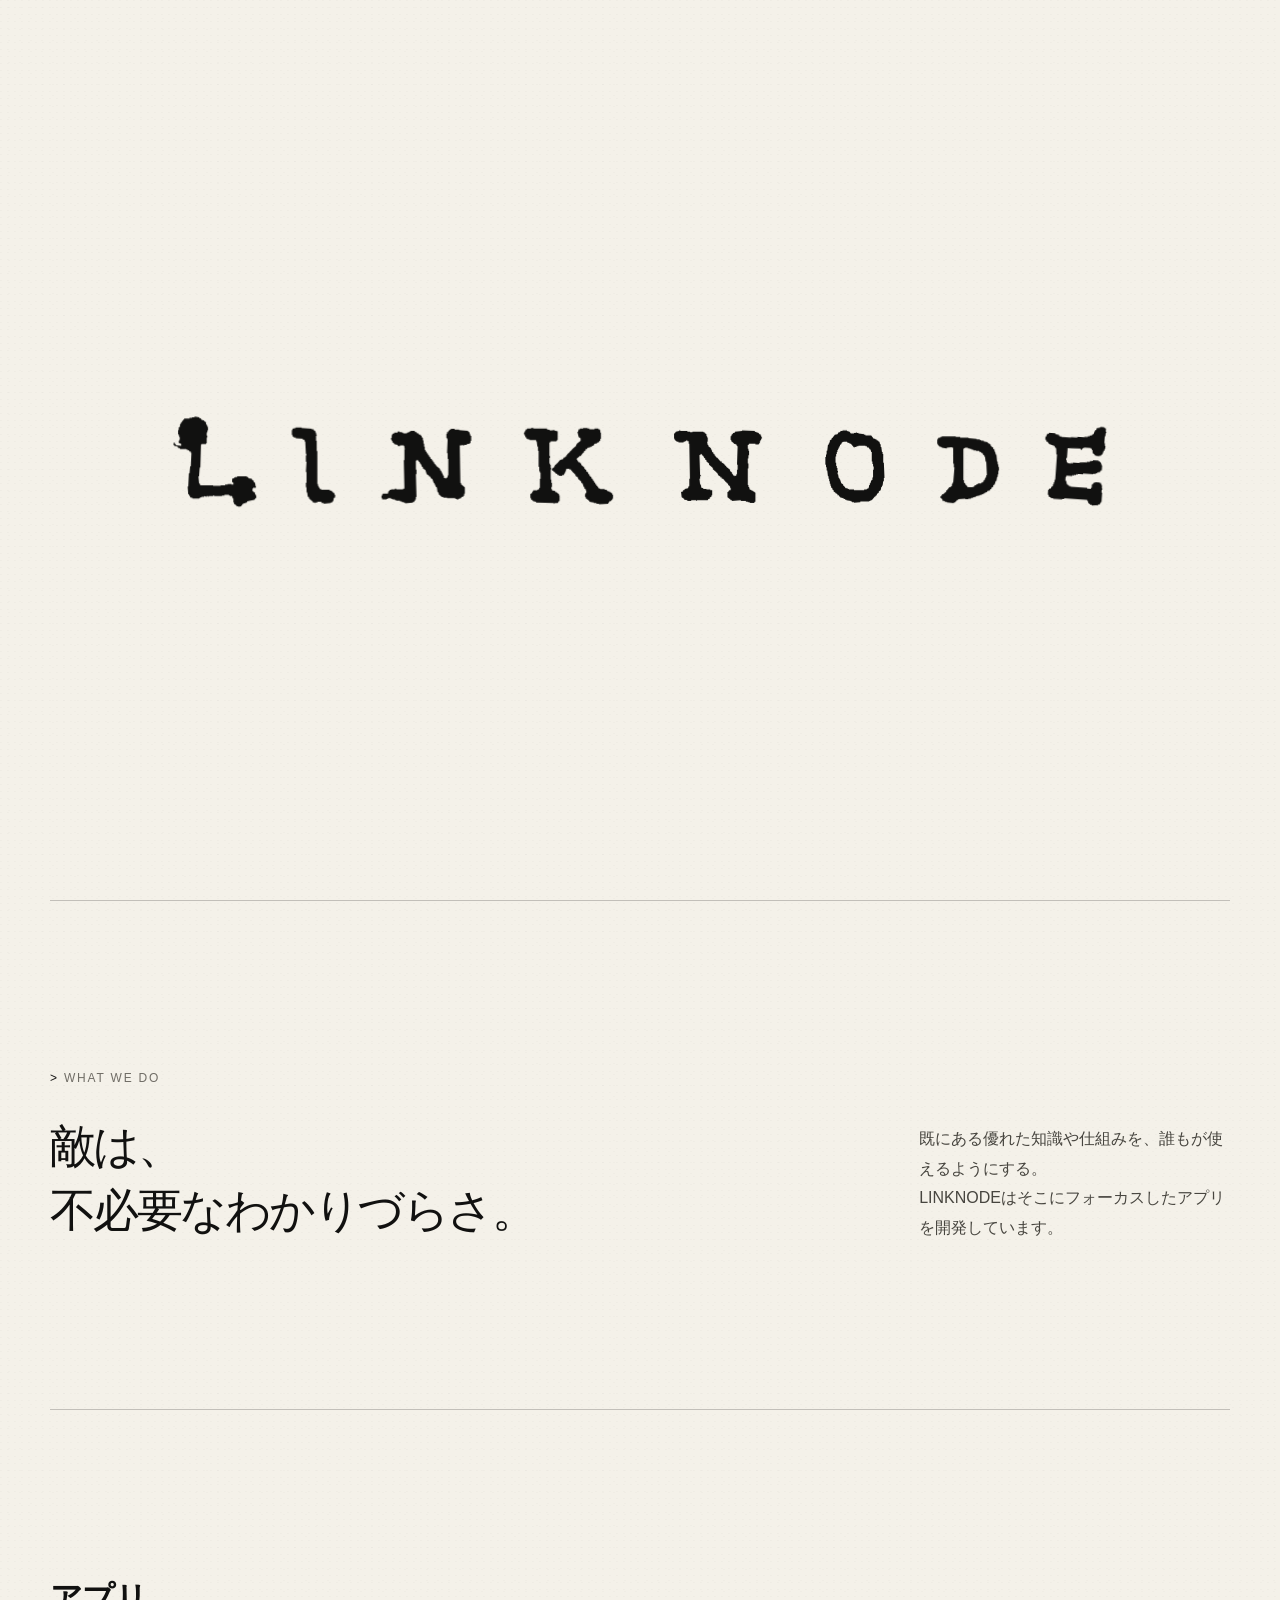
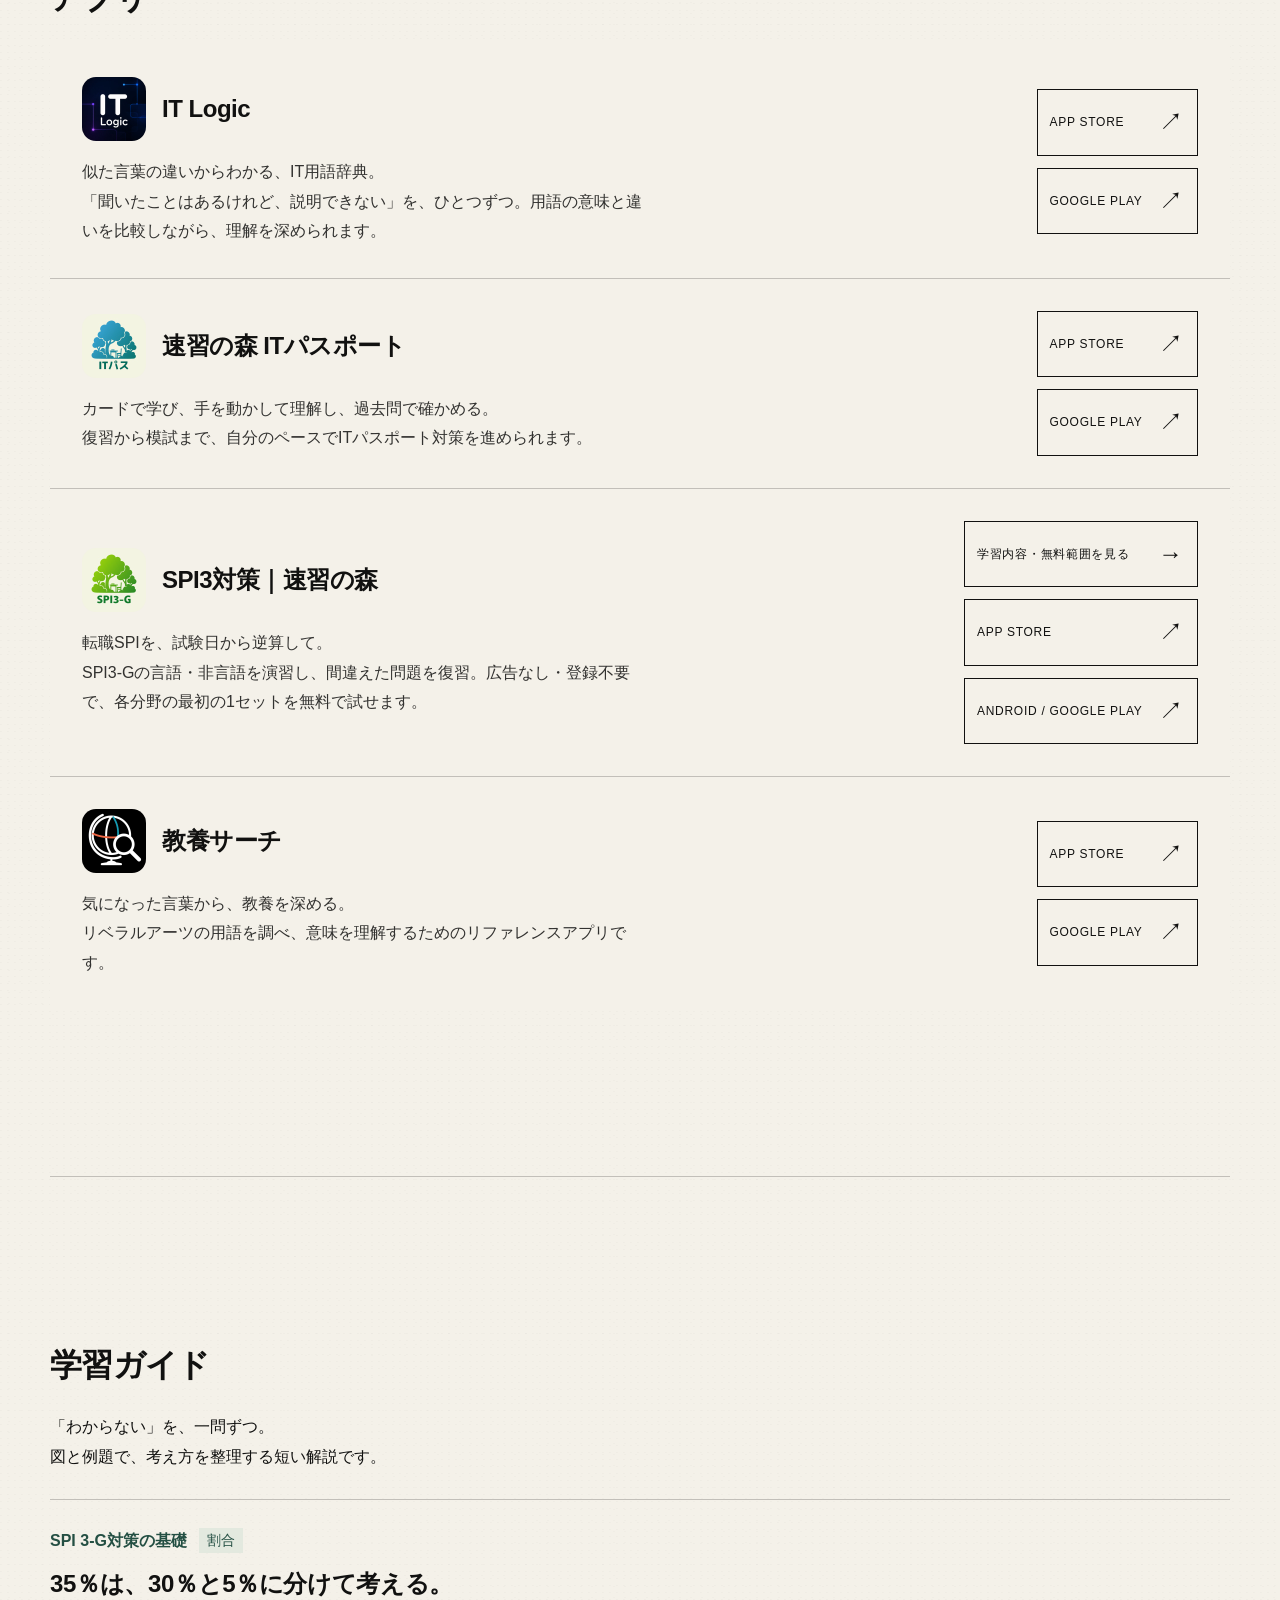
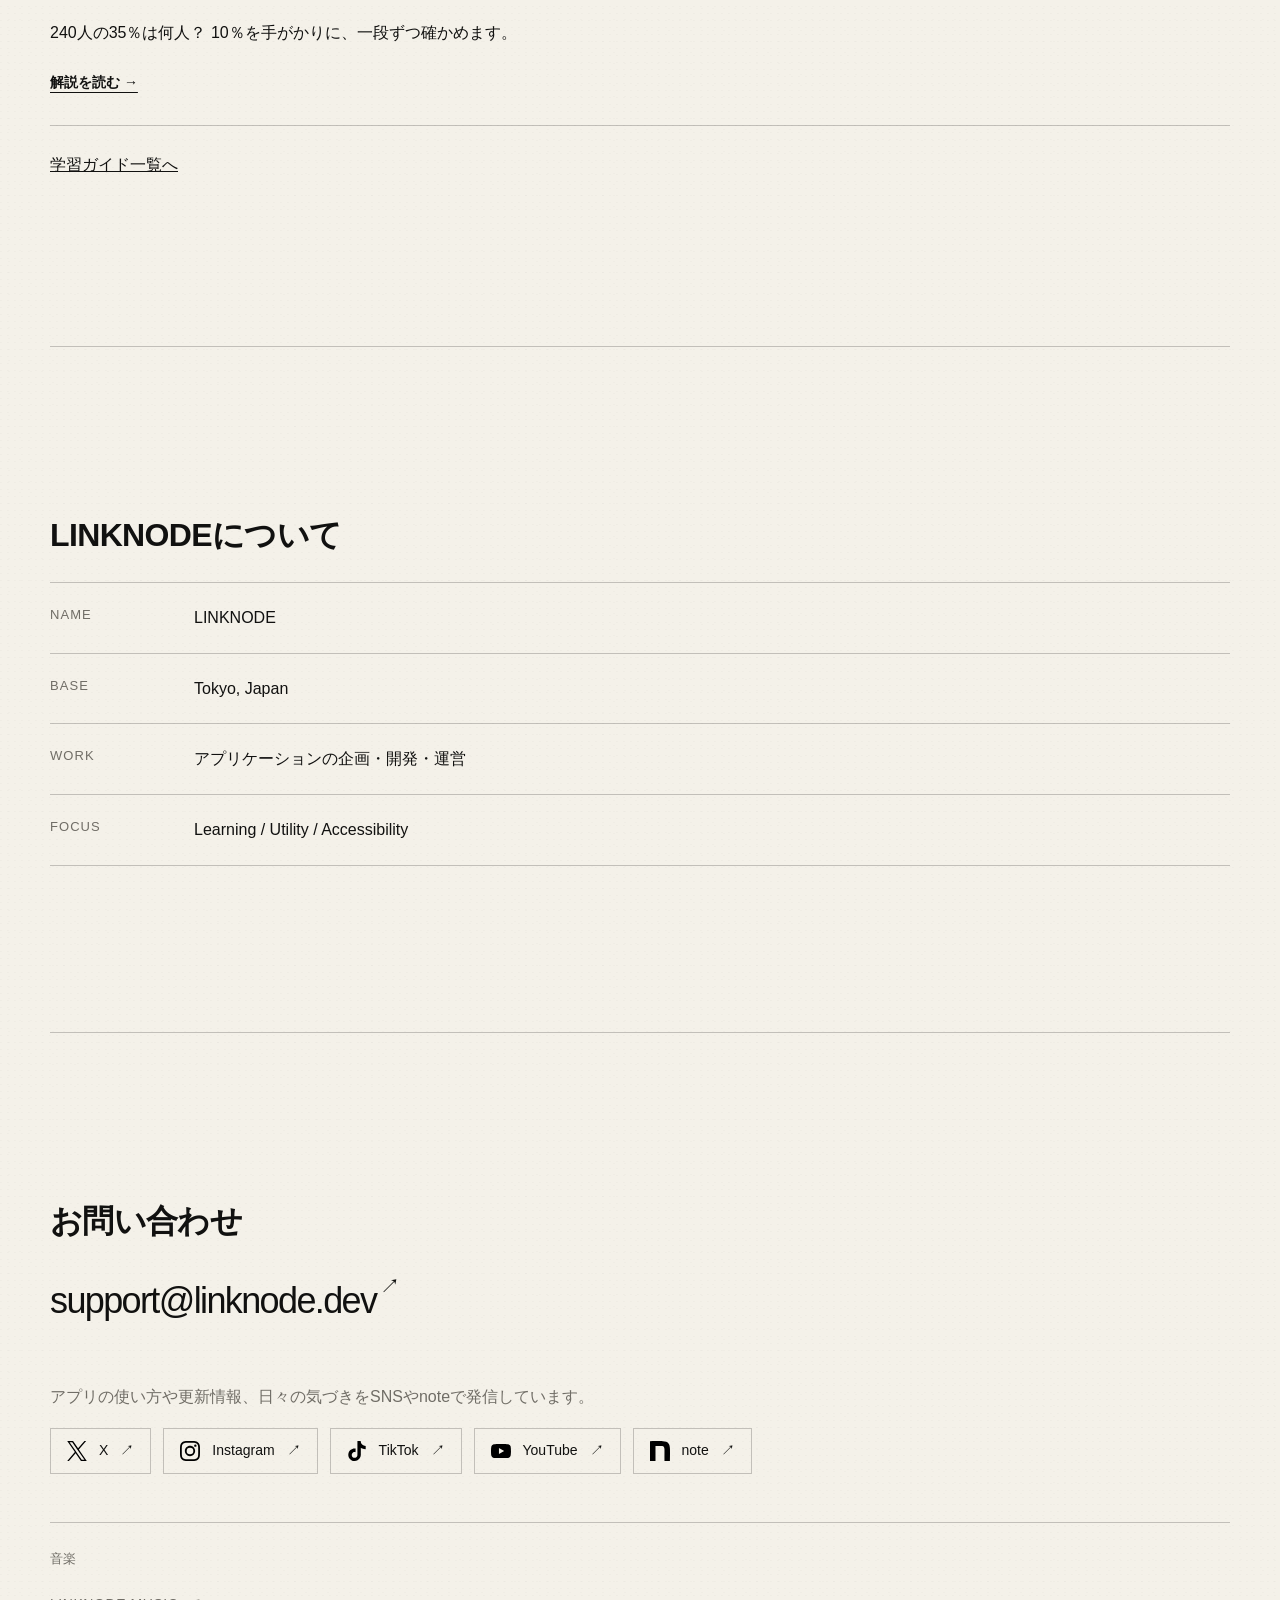
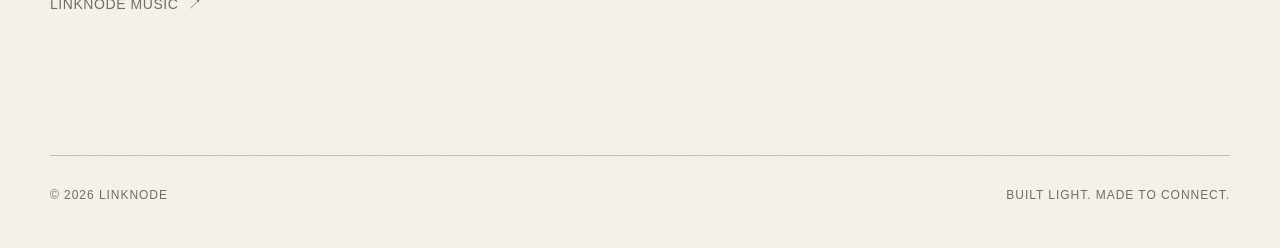
<file: index.html>
<!DOCTYPE html>
<html lang="ja">
<head>
  <meta charset="utf-8">
  <meta name="viewport" content="width=device-width, initial-scale=1">
  <meta name="theme-color" content="#f4f1e9">
  <title>LINKNODE — 打倒、わかりづらさ。</title>
  <meta
    name="description"
    content="LINKNODEは、学びや日常の「わからない」「使いづらい」を減らす、実用的なアプリをつくっています。"
  >
  <link rel="icon" href="data:image/svg+xml,%3Csvg xmlns='http://www.w3.org/2000/svg' viewBox='0 0 64 64'%3E%3Cpath d='M20 8.5C20 23 19 40 20 51c7 1 14-.5 23 .5' fill='none' stroke='%23111110' stroke-width='5' stroke-linecap='round'/%3E%3Ccircle cx='20' cy='8.5' r='5' fill='%23111110'/%3E%3Ccircle cx='20' cy='51' r='5' fill='%23111110'/%3E%3Ccircle cx='43' cy='51.5' r='5' fill='%23111110'/%3E%3C/svg%3E">
  <style>
    :root {
      color-scheme: light;
      --ink: #111110;
      --paper: #f4f1e9;
      --paper-deep: #ebe6dc;
      --muted: #706d66;
      --green: #244f43;
      --line: rgba(17, 17, 16, 0.22);
      --max: 1180px;
      --font-sans: "Helvetica", "Helvetica Neue", Arial, "Hiragino Sans", "Hiragino Kaku Gothic ProN", "Yu Gothic", "Noto Sans JP", sans-serif;
    }

    * { box-sizing: border-box; }

    html {
      scroll-behavior: smooth;
      scroll-padding-top: calc(88px + env(safe-area-inset-top, 0px));
      background: var(--paper);
    }

    body {
      margin: 0;
      min-width: 320px;
      background:
        radial-gradient(circle at 17% 9%, rgba(17, 17, 16, 0.018) 0 0.7px, transparent 0.9px) 0 0 / 7px 7px,
        radial-gradient(circle at 82% 67%, rgba(17, 17, 16, 0.014) 0 0.6px, transparent 0.9px) 0 0 / 11px 11px,
        var(--paper);
      color: var(--ink);
      font-family: var(--font-sans);
      font-size: 16px;
      line-height: 1.85;
      -webkit-font-smoothing: antialiased;
      text-rendering: optimizeLegibility;
    }

    a { color: inherit; }
    button, a { -webkit-tap-highlight-color: transparent; }

    .sr-only {
      position: absolute;
      width: 1px;
      height: 1px;
      padding: 0;
      margin: -1px;
      overflow: hidden;
      clip: rect(0, 0, 0, 0);
      white-space: nowrap;
      border: 0;
    }

    .site-header {
      position: fixed;
      z-index: 20;
      inset: 0 0 auto;
      display: flex;
      align-items: center;
      justify-content: space-between;
      width: 100%;
      padding: calc(22px + env(safe-area-inset-top, 0px)) clamp(20px, 4vw, 60px) 22px;
      background: var(--paper);
      border-bottom: 1px solid var(--line);
      opacity: 0;
      pointer-events: none;
      transform: translateY(-8px);
      transition: opacity 0.6s ease, transform 0.6s ease;
    }

    .sequence-complete .site-header {
      opacity: 1;
      pointer-events: auto;
      transform: translateY(0);
    }

    .wordmark {
      display: inline-flex;
      align-items: center;
      gap: 10px;
      color: var(--ink);
      text-decoration: none;
    }

    .svg-defs {
      position: absolute;
      width: 0;
      height: 0;
      overflow: hidden;
      pointer-events: none;
    }

    .logo-type {
      display: block;
      height: auto;
      overflow: visible;
      color: var(--ink);
    }

    .header-wordmark {
      width: 148px;
      flex: none;
    }

    .site-nav {
      display: flex;
      align-items: center;
      gap: clamp(18px, 3vw, 38px);
      font-family: var(--font-sans);
      font-size: 14px;
      letter-spacing: 0.08em;
    }

    .site-nav a {
      position: relative;
      text-decoration: none;
    }

    .site-nav a::after,
    .text-link::after {
      content: "";
      position: absolute;
      right: 0;
      bottom: -5px;
      left: 0;
      height: 1px;
      background: currentColor;
      transform: scaleX(0);
      transform-origin: right;
      transition: transform 0.35s ease;
    }

    .site-nav a:hover::after,
    .site-nav a:focus-visible::after,
    .text-link:hover::after,
    .text-link:focus-visible::after {
      transform: scaleX(1);
      transform-origin: left;
    }

    .hero {
      position: relative;
      display: grid;
      grid-template-columns: minmax(0, 1fr);
      min-height: 100svh;
      place-items: center;
      overflow: hidden;
      padding: 88px 24px 60px;
    }

    .hero-inner {
      display: grid;
      justify-items: center;
      width: min(100%, 980px);
      min-width: 0;
      transform: translateY(-1vh);
    }

    .wordmark-stage {
      width: 100%;
      margin: 0;
      color: var(--ink);
    }

    .wordmark-animation {
      display: block;
      width: 100%;
      height: auto;
      overflow: visible;
    }

    .build-letter {
      animation: scaffold-out 0.2s ease var(--reveal) forwards;
    }

    .build-letter-l .build-segment { stroke-width: 6.4; }

    .build-segment {
      fill: none;
      stroke: currentColor;
      stroke-width: 4.6;
      stroke-linecap: round;
      stroke-linejoin: round;
      stroke-dasharray: 1;
      stroke-dashoffset: 1;
      animation: build-line var(--duration, 0.22s) cubic-bezier(0.62, 0, 0.26, 1) var(--delay) forwards;
    }

    .build-outline {
      fill: none;
      stroke: currentColor;
      stroke-width: 1.8;
      stroke-linecap: round;
      stroke-linejoin: round;
      stroke-dasharray: 1;
      stroke-dashoffset: 1;
      animation: build-line var(--duration) cubic-bezier(0.62, 0, 0.26, 1) var(--delay) forwards;
    }

    .build-node {
      fill: currentColor;
      opacity: 0;
      transform-box: fill-box;
      transform-origin: center;
      animation: build-node 0.16s ease-out var(--delay) forwards;
    }

    .final-letter {
      opacity: 0;
      animation: final-letter-in 0.24s cubic-bezier(0.22, 1, 0.36, 1) var(--reveal) forwards;
    }

    @keyframes build-node {
      0% { opacity: 0; transform: scale(0.55); }
      72% { opacity: 1; transform: scale(1.12); }
      100% { opacity: 1; transform: scale(1); }
    }

    @keyframes build-line { to { stroke-dashoffset: 0; } }
    @keyframes scaffold-out { to { opacity: 0; } }
    @keyframes final-letter-in { to { opacity: 1; } }

    .scroll-note {
      position: absolute;
      bottom: clamp(20px, 4vh, 42px);
      left: 50%;
      display: grid;
      justify-items: center;
      gap: 10px;
      opacity: 0;
      color: var(--muted);
      font-family: var(--font-sans);
      font-size: 9px;
      letter-spacing: 0.18em;
      transform: translate(-50%, 8px);
      transition: opacity 0.7s ease, transform 0.7s ease;
    }

    .sequence-complete .scroll-note {
      opacity: 1;
      transform: translate(-50%, 0);
    }

    .scroll-note::after {
      content: "";
      width: 1px;
      height: 30px;
      background: var(--ink);
      transform-origin: top;
      animation: scroll-line 1.9s ease-in-out infinite;
    }

    @keyframes scroll-line {
      0%, 100% { transform: scaleY(0.25); opacity: 0.35; }
      50% { transform: scaleY(1); opacity: 1; }
    }

    .section {
      width: min(calc(100% - 40px), var(--max));
      margin-inline: auto;
      padding-block: clamp(88px, 13vw, 176px);
      border-top: 1px solid var(--line);
    }

    .section-label {
      margin: 0 0 24px;
      color: var(--muted);
      font-family: var(--font-sans);
      font-size: 12px;
      font-weight: 400;
      letter-spacing: 0.15em;
      text-transform: uppercase;
    }

    .section-label::before { content: "> "; color: var(--ink); }

    .section-title {
      margin: 0 0 24px;
      font-size: clamp(26px, 3vw, 32px);
      font-weight: 600;
      letter-spacing: -0.02em;
      line-height: 1.4;
    }

    .statement {
      display: grid;
      grid-template-columns: minmax(0, 1.55fr) minmax(250px, 0.65fr);
      gap: clamp(48px, 10vw, 150px);
      align-items: end;
    }

    .statement h2 {
      max-width: 800px;
      margin: 0;
      font-size: clamp(28px, 3.6vw, 48px);
      font-weight: 500;
      letter-spacing: -0.055em;
      line-height: 1.4;
    }

    .statement p {
      margin: 0;
      color: #47453f;
      font-size: 16px;
      line-height: 1.85;
    }

    .services-grid { display: grid; gap: 1px; background: var(--line); }

    .guide-intro { max-width: 40em; margin: 0 0 28px; font-size: 16px; line-height: 1.85; }
    .guide-link { display: block; padding: 28px 0; border-block: 1px solid var(--line); text-decoration: none; }
    .guide-category { display: flex; align-items: center; flex-wrap: wrap; gap: 8px 12px; margin: 0 0 12px; color: var(--green); font-size: 16px; font-weight: 600; line-height: 1.5; }
    .topic-tag { padding: 2px 8px; background: #e3e9df; font-size: 14px; font-weight: 500; }
    .guide-link h3 { margin: 0 0 14px; font-size: clamp(20px, 2.2vw, 24px); font-weight: 600; line-height: 1.6; letter-spacing: -0.015em; text-wrap: pretty; }
    .guide-summary { margin: 0 0 20px; line-height: 1.85; }
    .guide-read { font-size: 14px; font-weight: 600; text-decoration: underline; text-underline-offset: 5px; }
    .guide-all { margin: 24px 0 0; font-size: 16px; }
    .guide-link:hover h3 { text-decoration: underline; text-underline-offset: 6px; }

    .service-card {
      position: relative;
      display: grid;
      grid-template-columns: minmax(0, 1fr) auto;
      gap: 24px 40px;
      align-items: center;
      padding: 32px;
      overflow: hidden;
      background: var(--paper);
      color: var(--ink);
      text-decoration: none;
      transition: color 0.4s ease, background 0.4s ease;
    }

    .service-card::before {
      content: "";
      position: absolute;
      inset: 0;
      background: var(--ink);
      transform: translateY(101%);
      transition: transform 0.48s cubic-bezier(0.7, 0, 0.22, 1);
    }

    .service-card > * { position: relative; z-index: 1; }

    .service-arrow {
      font-family: var(--font-sans);
      font-size: 10px;
      letter-spacing: 0.1em;
    }

    .service-heading { display: flex; align-items: center; gap: 16px; margin-bottom: 16px; }
    .app-icon { display: block; flex: none; width: 64px; height: 64px; border-radius: 14px; }
    .service-copy h3 { margin: 0; font-size: 24px; font-weight: 600; line-height: 1.4; letter-spacing: -0.02em; }

    .service-copy p {
      max-width: 560px;
      margin: 0;
      font-size: 16px;
      line-height: 1.85;
      opacity: 0.85;
    }

    .service-meta {
      display: grid;
      justify-items: end;
      gap: 18px;
      white-space: nowrap;
    }

    .service-stores { gap: 12px; }

    .store-link {
      display: flex;
      align-items: center;
      justify-content: space-between;
      gap: 16px;
      width: 100%;
      min-height: 44px;
      padding: 10px 12px;
      border: 1px solid currentColor;
      font-size: 12px;
      letter-spacing: 0.06em;
      text-decoration: none;
    }

    .store-link:focus-visible { outline-color: currentColor; }

    .service-arrow {
      font-size: 24px;
      transition: transform 0.3s ease;
    }

    @media (hover: hover) and (pointer: fine) {
      .service-card:hover,
      .service-card:focus-visible,
      .service-card-multi:focus-within { color: var(--paper); }

      .service-card:hover::before,
      .service-card:focus-visible::before,
      .service-card-multi:focus-within::before { transform: translateY(0); }

      .service-card:hover .service-arrow,
      .service-card:focus-visible .service-arrow { transform: translate(4px, -4px); }
    }

    @media (hover: none), (pointer: coarse) {
      .service-card { transition: background-color 0.12s ease; }
      .service-card::before { display: none; }
      .service-card:active { background-color: var(--paper-deep); }
      .service-card .service-arrow { transition: transform 0.12s ease; }
      .service-card:active .service-arrow { transform: translate(2px, -2px); }
    }

    .profile-list { margin: 0; border-top: 1px solid var(--line); }

    .profile-row {
      display: grid;
      grid-template-columns: 120px 1fr;
      gap: 24px;
      padding: 20px 0;
      border-bottom: 1px solid var(--line);
    }

    .profile-row dt {
      color: var(--muted);
      font-family: var(--font-sans);
      font-size: 13px;
      letter-spacing: 0.08em;
    }

    .profile-row dd { margin: 0; font-size: 16px; line-height: 1.85; }

    .contact-section {
      padding-bottom: clamp(70px, 10vw, 130px);
      border-bottom: 1px solid var(--line);
    }

    .contact-link {
      display: inline-block;
      max-width: 100%;
      font-family: var(--font-sans);
      font-size: clamp(22px, 3.5vw, 36px);
      letter-spacing: -0.045em;
      text-decoration: none;
      overflow-wrap: anywhere;
    }

    .contact-link::after {
      content: " ↗";
      font-size: 0.55em;
      vertical-align: top;
    }

    .social-block { margin-top: 48px; }

    .social-caption {
      margin: 0 0 16px;
      color: var(--muted);
      font-size: 16px;
      line-height: 1.8;
    }

    .social-links {
      display: flex;
      flex-wrap: wrap;
      gap: 12px;
    }

    .social-links a {
      display: inline-grid;
      grid-template-columns: 20px 1fr auto;
      align-items: center;
      justify-content: space-between;
      gap: 12px;
      min-height: 44px;
      padding: 12px 16px;
      border: 1px solid var(--line);
      color: var(--ink);
      font-size: 14px;
      line-height: 1.25;
      text-decoration: none;
      transition: color 0.2s ease, background 0.2s ease, border-color 0.2s ease;
    }

    .social-icon { display: block; width: 20px; height: 20px; }
    .social-links a:hover .social-icon,
    .social-links a:focus-visible .social-icon { filter: invert(1); }

    .social-links a:hover,
    .social-links a:focus-visible {
      border-color: var(--ink);
      background: var(--ink);
      color: var(--paper);
    }

    .music-block {
      margin-top: 48px;
      padding-top: 24px;
      border-top: 1px solid var(--line);
      color: var(--muted);
    }

    .music-heading { margin: 0 0 12px; font-size: 13px; font-weight: 400; }
    .music-links { display: flex; flex-wrap: wrap; gap: 8px 28px; }
    .music-links a {
      display: inline-flex;
      align-items: center;
      gap: 10px;
      min-height: 44px;
      color: inherit;
      font-size: 14px;
      letter-spacing: 0.04em;
      text-decoration: none;
    }
    .music-links a:hover, .music-links a:focus-visible {
      color: var(--ink);
      text-decoration: underline;
      text-underline-offset: 5px;
    }

    .site-footer {
      display: flex;
      justify-content: space-between;
      gap: 24px;
      width: min(calc(100% - 40px), var(--max));
      margin-inline: auto;
      padding: 28px 0 42px;
      color: var(--muted);
      font-family: var(--font-sans);
      font-size: 12px;
      letter-spacing: 0.08em;
    }

    .reveal {
      opacity: 0;
      transform: translateY(22px);
      transition: opacity 0.8s ease, transform 0.8s cubic-bezier(0.22, 1, 0.36, 1);
    }

    .reveal.is-visible { opacity: 1; transform: translateY(0); }

    :focus-visible { outline: 2px solid var(--ink); outline-offset: 5px; }

    @media (max-width: 720px) {
      .site-header { padding: calc(19px + env(safe-area-inset-top, 0px)) 20px 19px; }
      .site-nav a:not(:last-child) { display: none; }
      .site-nav a.guide-nav { display: inline; }
      .site-nav { gap: 12px; font-size: 13px; }
      .header-wordmark { width: 128px; }
      .hero-inner { transform: translateY(-2vh); }
      .wordmark-stage { width: min(100%, 620px); }
      .section { padding-block: 64px; }
      .section-label { margin-bottom: 28px; }
      .statement { grid-template-columns: 1fr; gap: 28px; }
      .statement h2 { font-size: clamp(24px, 7vw, 30px); letter-spacing: -0.03em; }
      .statement p { max-width: 31em; font-size: 16px; line-height: 1.85; }
      .service-copy h3 { font-size: 22px; }
      .app-icon { width: 56px; height: 56px; border-radius: 12px; }
      .service-card {
        grid-template-columns: minmax(0, 1fr);
        padding: 28px 0;
      }
      .service-meta {
        grid-template-columns: repeat(2, minmax(0, 1fr));
        gap: 10px;
        width: 100%;
      }
      .store-link { gap: 8px; padding-inline: 10px; letter-spacing: 0.02em; }
      .service-intro-link { grid-column: 1 / -1; white-space: normal; }
      .social-links { display: grid; grid-template-columns: repeat(2, minmax(0, 1fr)); gap: 10px; }
      .social-links a { grid-template-columns: 20px minmax(0, 1fr) auto; gap: 8px; padding-inline: 10px; }
      .profile-row { grid-template-columns: 92px 1fr; }
      .site-footer { flex-direction: column; }
    }

    @media (prefers-reduced-motion: reduce) {
      html { scroll-behavior: auto; }
      *, *::before, *::after {
        scroll-behavior: auto !important;
        animation-duration: 0.001ms !important;
        animation-delay: 0ms !important;
        animation-iteration-count: 1 !important;
        transition-duration: 0.001ms !important;
      }
      .service-card .service-arrow { transform: none !important; }
      .build-letter { display: none; }
      .final-letter { opacity: 1; }
      .site-header { opacity: 1; transform: none; pointer-events: auto; }
      .scroll-note { opacity: 1; transform: translate(-50%, 0); }
      .reveal { opacity: 1; transform: none; }
    }
  </style>
</head>
<body>
  <svg class="svg-defs" aria-hidden="true" focusable="false" xmlns:xlink="http://www.w3.org/1999/xlink">
    <defs>
      <g id="linknode-glyph-l" fill="currentColor" fill-rule="evenodd">
        <path d="M42.52 26.30 L46.77 26.90 L46.77 27.51 L48.59 28.12 L49.19 29.33 L51.62 29.94 L51.62 30.54 L53.44 31.76 L53.44 33.58 L54.05 33.58 L54.05 34.79 L54.65 34.79 L54.65 36.00 L55.26 36.00 L55.26 39.64 L54.65 39.64 L54.65 41.46 L54.05 41.46 L54.05 44.50 L54.65 44.50 L54.65 46.32 L54.05 46.32 L54.05 51.78 L53.44 51.78 L53.44 52.38 L49.19 52.38 L49.19 52.99 L48.59 52.99 L47.98 74.83 L47.37 74.83 L46.77 83.32 L46.16 83.32 L46.77 90.00 L47.37 90.00 L47.37 91.21 L47.98 91.21 L47.98 91.82 L60.11 91.82 L60.11 92.42 L67.39 92.42 L67.39 91.82 L71.64 91.82 L71.64 91.21 L74.07 91.21 L74.07 90.60 L77.71 90.60 L77.71 91.21 L79.53 91.21 L79.53 89.39 L78.31 88.78 L78.31 85.75 L78.92 85.75 L78.92 85.14 L80.13 85.14 L80.13 84.54 L81.35 84.54 L81.35 83.93 L83.17 83.93 L83.17 83.32 L92.27 83.32 L92.27 83.93 L93.48 83.93 L94.09 85.14 L97.12 85.75 L97.12 86.36 L98.94 87.57 L98.94 88.78 L100.16 89.39 L100.76 93.03 L101.37 93.03 L100.76 94.24 L98.34 94.24 L98.34 94.85 L97.73 94.85 L97.73 97.28 L100.16 99.10 L100.16 100.31 L100.76 100.31 L100.76 101.52 L101.37 101.52 L101.37 103.95 L100.76 103.95 L99.55 105.77 L92.87 106.98 L92.27 108.20 L88.63 109.41 L86.81 111.84 L84.38 112.44 L84.38 111.84 L82.56 111.84 L82.56 111.23 L80.13 109.41 L80.13 108.20 L79.53 108.20 L79.53 104.56 L78.92 104.56 L78.31 102.13 L76.49 102.13 L76.49 101.52 L75.28 101.52 L75.28 100.92 L71.03 100.92 L71.03 101.52 L68.61 101.52 L68.61 102.13 L61.33 102.13 L61.33 101.52 L60.11 101.52 L60.11 102.13 L55.87 102.13 L55.87 102.74 L55.26 102.74 L55.26 102.13 L54.05 102.13 L54.05 102.74 L51.62 102.13 L51.62 102.74 L49.19 102.74 L49.19 103.34 L47.98 103.34 L47.98 103.95 L46.77 103.95 L46.77 104.56 L40.70 104.56 L40.70 103.95 L38.27 103.34 L38.27 102.13 L37.67 102.13 L37.06 100.31 L36.45 100.31 L35.85 93.03 L36.45 93.03 L37.06 80.29 L37.67 80.29 L38.27 73.62 L38.88 73.62 L39.49 60.88 L38.88 60.88 L38.88 59.66 L37.67 59.66 L37.06 58.45 L35.85 58.45 L35.85 57.84 L34.63 57.84 L34.63 57.24 L28.57 57.24 L28.57 56.63 L26.75 56.02 L26.14 54.81 L23.11 54.20 L23.11 53.60 L22.50 53.60 L22.50 51.17 L23.71 51.17 L23.71 52.38 L24.32 52.38 L24.93 53.60 L29.78 54.20 L29.78 52.38 L27.35 51.17 L27.35 49.35 L27.96 49.35 L28.57 46.32 L27.96 46.32 L27.96 44.50 L27.35 44.50 L27.35 43.28 L26.75 43.28 L26.75 39.04 L27.35 39.04 L27.35 36.61 L28.57 36.00 L28.57 33.58 L29.17 33.58 L29.17 32.36 L30.39 31.76 L30.39 30.54 L30.99 30.54 L32.81 28.12 L37.67 28.12 L37.67 27.51 L40.09 27.51 L40.09 26.90 L42.52 26.90 Z" />
      </g>
      <g id="linknode-glyph-i" fill="currentColor" fill-rule="evenodd">
        <path id="linknode-outline-i" pathLength="1" d="M138.98 36.61 L144.44 36.61 L144.44 37.22 L154.15 37.82 L154.15 38.43 L155.97 38.43 L155.97 39.04 L157.79 40.25 L157.79 41.46 L158.40 41.46 L158.40 43.28 L159.00 43.28 L159.00 44.50 L158.40 44.50 L158.40 49.35 L159.00 49.35 L159.00 59.06 L159.61 59.06 L159.61 90.60 L160.22 90.60 L160.22 92.42 L160.82 92.42 L160.82 93.64 L161.43 93.64 L162.04 95.46 L163.25 95.46 L163.25 96.06 L171.14 96.06 L171.14 96.67 L173.56 97.28 L173.56 97.88 L175.99 99.70 L175.99 100.92 L176.60 100.92 L176.60 103.34 L175.38 103.95 L174.78 106.98 L174.17 106.98 L173.56 108.20 L172.35 108.20 L172.35 108.80 L165.68 109.41 L165.68 108.80 L163.86 108.80 L163.25 107.59 L159.61 107.59 L159.61 108.20 L157.79 108.20 L157.79 108.80 L157.18 108.80 L157.18 108.20 L155.36 108.20 L155.36 107.59 L151.72 104.56 L151.72 103.34 L150.51 102.74 L149.90 98.49 L149.30 98.49 L149.30 93.64 L148.69 93.64 L148.69 89.39 L149.30 89.39 L149.30 79.08 L148.69 79.08 L149.30 69.37 L148.69 69.37 L148.69 63.30 L149.30 63.30 L149.30 62.09 L148.69 62.09 L148.08 49.96 L147.48 49.96 L147.48 48.74 L145.66 48.14 L145.66 47.53 L138.98 46.92 L138.98 46.32 L137.16 46.32 L137.16 45.71 L135.95 45.10 L135.95 43.89 L135.34 43.89 L135.34 39.04 L135.95 39.04 L135.95 37.82 L138.98 37.22 Z" />
      </g>
      <g id="linknode-glyph-n1" fill="currentColor" fill-rule="evenodd">
        <path id="linknode-outline-n1" pathLength="1" transform="translate(0 2)" d="M287.01 36.00 L290.65 36.00 L290.65 36.61 L294.90 36.61 L294.90 37.22 L303.39 37.82 L303.39 38.43 L304.61 39.04 L305.82 42.68 L306.43 42.68 L306.43 47.53 L305.82 47.53 L305.82 49.35 L305.21 49.35 L305.21 49.96 L302.18 50.56 L302.18 51.17 L299.75 51.17 L299.75 51.78 L297.93 51.78 L297.93 51.17 L297.33 51.17 L297.33 51.78 L295.51 51.78 L296.11 87.57 L296.72 87.57 L296.72 88.78 L300.36 91.82 L300.36 97.88 L299.75 97.88 L299.75 99.70 L299.15 99.70 L298.54 100.92 L297.33 100.92 L296.72 102.13 L294.29 102.74 L294.29 103.34 L292.47 103.34 L292.47 102.74 L291.26 102.74 L291.26 102.13 L283.37 102.13 L283.37 101.52 L279.73 101.52 L279.73 100.92 L277.91 100.92 L277.91 100.31 L275.49 98.49 L275.49 97.28 L274.88 97.28 L274.88 96.06 L274.27 96.06 L273.67 91.82 L272.45 91.21 L272.45 90.00 L271.85 90.00 L271.85 88.78 L271.24 88.78 L271.24 87.57 L270.63 87.57 L269.42 83.93 L267.60 82.72 L267.60 81.50 L266.39 81.50 L266.39 80.90 L263.96 79.08 L262.75 75.44 L260.32 73.62 L260.32 72.40 L259.11 71.80 L259.11 70.58 L258.50 70.58 L258.50 69.37 L257.29 68.76 L257.29 67.55 L256.68 67.55 L255.47 65.73 L254.25 65.73 L254.25 66.34 L253.65 66.34 L253.65 74.83 L254.25 74.83 L254.25 79.08 L253.65 79.08 L254.25 100.92 L253.65 100.92 L253.65 103.34 L253.04 103.34 L253.04 104.56 L252.43 104.56 L251.83 105.77 L250.61 105.77 L250.61 106.38 L243.33 106.98 L243.33 106.38 L242.12 106.38 L242.12 105.77 L240.30 105.77 L240.30 105.16 L238.48 105.16 L238.48 104.56 L234.84 104.56 L234.84 103.95 L233.62 103.95 L233.62 103.34 L231.20 103.34 L231.20 102.74 L229.98 102.74 L229.98 102.13 L226.95 102.13 L226.95 102.74 L225.74 102.74 L225.74 103.34 L221.49 103.34 L221.49 102.13 L220.88 102.13 L220.88 99.70 L221.49 99.70 L221.49 98.49 L222.10 98.49 L222.10 97.88 L226.95 97.88 L227.56 95.46 L228.16 95.46 L228.77 94.24 L229.98 94.24 L229.98 93.64 L233.62 93.64 L233.62 93.03 L234.84 93.03 L234.84 93.64 L241.51 93.64 L241.51 93.03 L242.72 93.03 L242.12 65.73 L242.72 65.73 L242.72 55.42 L243.33 55.42 L243.33 54.81 L242.72 54.81 L242.72 52.38 L242.12 52.38 L242.12 51.78 L238.48 51.78 L238.48 52.38 L236.66 52.38 L236.05 51.17 L233.02 50.56 L233.02 49.96 L231.20 48.74 L231.20 47.53 L230.59 47.53 L230.59 46.32 L229.98 46.32 L229.98 44.50 L230.59 44.50 L230.59 42.07 L231.20 42.07 L231.20 40.86 L233.02 40.25 L233.02 39.64 L236.05 39.64 L236.66 38.43 L237.87 38.43 L237.87 39.04 L240.30 39.04 L240.30 39.64 L241.51 39.64 L241.51 40.25 L245.15 40.25 L245.15 39.64 L246.37 39.64 L246.37 39.04 L247.58 39.04 L247.58 38.43 L248.79 38.43 L248.79 37.82 L252.43 37.82 L253.04 39.04 L254.25 39.04 L254.86 40.25 L256.07 40.25 L256.68 41.46 L257.89 41.46 L257.89 42.07 L259.11 42.68 L259.11 43.89 L260.32 44.50 L260.32 46.92 L260.93 46.92 L260.93 49.96 L261.53 49.96 L261.53 52.99 L262.14 52.99 L262.14 56.02 L262.75 56.02 L262.75 57.24 L263.96 57.84 L263.96 59.06 L265.17 59.66 L265.17 60.88 L266.39 61.48 L266.39 62.70 L267.60 63.30 L267.60 64.52 L268.81 64.52 L268.81 65.73 L270.03 66.34 L270.03 67.55 L271.24 68.16 L271.24 69.37 L271.85 69.37 L271.85 69.98 L272.45 69.98 L272.45 70.58 L273.06 70.58 L273.06 71.19 L276.70 74.22 L276.70 75.44 L277.91 76.04 L277.91 77.26 L278.52 77.26 L278.52 78.47 L279.13 78.47 L279.13 79.68 L279.73 79.68 L279.73 80.90 L280.34 80.90 L280.34 82.72 L282.77 83.32 L282.77 82.72 L283.98 82.11 L283.98 80.29 L284.59 80.29 L284.59 64.52 L283.98 64.52 L283.98 59.06 L283.37 59.06 L283.98 45.71 L283.37 45.71 L283.37 44.50 L282.77 44.50 L282.77 40.86 L283.37 40.86 L283.37 39.04 L284.59 39.04 L284.59 37.82 L285.19 37.82 L285.80 36.61 L287.01 36.61 Z" />
      </g>
      <g id="linknode-glyph-k" fill="currentColor" fill-rule="evenodd">
        <path id="linknode-outline-k" pathLength="1" d="M363.45 37.22 L365.88 37.22 L365.88 37.82 L378.62 37.82 L378.62 38.43 L381.65 39.04 L381.65 39.64 L385.90 39.04 L385.90 39.64 L388.93 40.25 L388.93 48.74 L388.33 48.74 L387.72 49.96 L382.26 49.96 L382.26 50.56 L381.05 51.17 L381.05 63.91 L381.65 63.91 L381.65 65.73 L381.05 65.73 L381.05 71.19 L381.65 71.19 L381.65 72.40 L382.26 72.40 L382.26 75.44 L382.87 75.44 L382.87 76.65 L382.26 76.65 L382.26 86.36 L382.87 86.36 L382.87 89.39 L383.47 89.39 L383.47 93.64 L382.87 93.64 L382.87 95.46 L383.47 95.46 L383.47 96.67 L386.51 97.28 L387.11 98.49 L388.33 98.49 L388.33 99.10 L390.15 100.31 L390.15 101.52 L390.75 101.52 L390.75 106.98 L390.15 106.98 L388.93 108.80 L385.90 108.80 L385.90 109.41 L385.29 109.41 L385.29 108.80 L368.31 108.20 L368.31 107.59 L365.27 106.98 L365.27 106.38 L363.45 105.16 L363.45 103.95 L362.85 103.95 L362.85 100.31 L364.67 99.10 L364.67 97.88 L365.27 97.88 L365.88 96.67 L369.52 96.67 L369.52 96.06 L371.34 95.46 L371.34 94.24 L371.95 94.24 L371.95 85.75 L372.55 85.75 L372.55 79.68 L371.95 79.68 L371.95 78.47 L371.34 78.47 L371.34 74.22 L370.73 74.22 L370.73 59.06 L370.13 59.06 L370.13 54.81 L369.52 54.81 L368.91 49.96 L368.31 49.96 L368.31 48.74 L362.24 48.74 L362.24 48.14 L359.21 47.53 L359.21 46.32 L357.99 45.71 L357.99 44.50 L357.39 44.50 L357.39 43.28 L356.78 43.28 L356.78 41.46 L357.39 41.46 L357.39 40.25 L357.99 40.25 L358.60 38.43 L359.81 38.43 L359.81 37.82 L363.45 37.82 Z M413.20 37.22 L417.45 37.22 L417.45 37.82 L419.27 37.82 L419.27 38.43 L424.12 38.43 L424.12 37.82 L427.76 37.82 L427.76 38.43 L428.98 38.43 L428.98 39.04 L429.58 39.04 L429.58 41.46 L430.19 41.46 L430.19 47.53 L429.58 47.53 L429.58 49.35 L428.98 49.35 L427.76 51.17 L426.55 51.17 L426.55 51.78 L424.12 52.38 L422.91 54.20 L421.70 54.20 L421.70 54.81 L420.48 54.81 L420.48 55.42 L417.45 56.02 L416.84 57.24 L415.63 57.24 L415.63 58.45 L413.81 59.66 L413.81 60.88 L413.20 60.88 L410.78 63.91 L409.56 63.91 L409.56 64.52 L407.14 66.34 L407.14 67.55 L407.74 67.55 L407.74 68.76 L408.35 68.76 L408.96 69.98 L410.17 69.98 L410.17 70.58 L411.38 71.19 L411.38 72.40 L414.42 74.83 L414.42 76.04 L415.02 76.04 L415.02 76.65 L416.24 77.26 L416.24 78.47 L418.06 79.68 L418.06 80.90 L419.27 81.50 L419.27 82.72 L421.09 83.93 L421.09 85.14 L422.30 85.75 L422.30 86.96 L423.52 87.57 L423.52 88.78 L424.73 89.39 L424.73 90.60 L425.94 91.21 L425.94 92.42 L426.55 92.42 L428.37 94.85 L429.58 94.85 L429.58 95.46 L433.83 95.46 L433.83 96.06 L435.65 96.06 L436.26 97.28 L437.47 97.28 L437.47 97.88 L438.68 97.88 L438.68 98.49 L439.90 98.49 L439.90 99.10 L441.11 99.70 L441.11 100.92 L441.72 100.92 L441.72 104.56 L441.11 104.56 L441.11 105.77 L440.50 105.77 L439.90 106.98 L438.68 106.98 L436.86 109.41 L428.37 110.02 L428.37 109.41 L425.94 109.41 L425.94 108.80 L423.52 108.80 L423.52 108.20 L419.27 107.59 L419.27 106.98 L415.63 103.95 L415.63 102.74 L415.02 102.74 L415.02 100.31 L415.63 100.31 L415.63 99.10 L416.24 99.10 L416.24 96.67 L415.63 96.67 L415.63 95.46 L414.42 94.85 L414.42 93.64 L413.81 93.64 L412.60 90.00 L411.38 89.39 L411.38 88.18 L408.35 85.75 L408.35 84.54 L405.92 82.72 L405.92 81.50 L405.32 81.50 L405.32 80.90 L404.71 80.90 L404.71 80.29 L404.10 80.29 L401.07 76.65 L399.86 76.65 L399.86 76.04 L397.43 76.04 L397.43 76.65 L396.82 76.65 L396.82 78.47 L396.22 78.47 L396.22 79.68 L395.61 79.68 L395.61 80.90 L395.00 80.90 L395.00 82.11 L393.18 82.11 L393.18 82.72 L390.15 82.72 L390.15 82.11 L388.93 82.11 L388.33 80.90 L387.11 80.90 L387.11 80.29 L383.47 77.26 L383.47 76.04 L385.90 74.22 L385.90 73.01 L386.51 73.01 L386.51 72.40 L387.11 72.40 L387.11 71.80 L387.72 71.80 L387.72 71.19 L388.33 71.19 L391.36 67.55 L392.57 67.55 L392.57 66.94 L393.79 66.94 L395.00 65.12 L396.22 65.12 L396.22 64.52 L397.43 63.91 L397.43 62.70 L398.04 62.70 L398.04 62.09 L398.64 62.09 L398.64 61.48 L399.25 61.48 L399.25 60.88 L399.86 60.88 L399.86 60.27 L400.46 60.27 L400.46 59.66 L401.07 59.66 L401.07 59.06 L401.68 59.06 L401.68 58.45 L402.28 58.45 L402.28 57.84 L402.89 57.84 L402.89 57.24 L406.53 54.20 L406.53 52.99 L407.14 52.99 L407.14 52.38 L410.78 49.35 L410.78 46.92 L408.96 45.71 L407.74 40.86 L408.35 40.86 L408.96 38.43 L410.17 38.43 L410.17 37.82 L413.20 37.82 Z" />
      </g>
      <g id="linknode-glyph-n2" fill="currentColor" fill-rule="evenodd">
        <path id="linknode-outline-n2" pathLength="1" transform="translate(0 4)" d="M504.81 35.40 L506.02 35.40 L506.02 36.00 L512.70 36.00 L512.70 36.61 L515.12 36.61 L515.12 37.22 L517.55 37.22 L517.55 36.61 L527.86 36.61 L527.86 37.22 L529.08 37.22 L529.08 37.82 L530.90 39.04 L530.90 40.86 L531.50 40.86 L531.50 42.07 L532.11 42.07 L532.11 46.32 L531.50 46.32 L532.11 49.35 L532.72 49.35 L532.72 50.56 L535.14 52.38 L535.14 53.60 L535.75 53.60 L536.36 56.02 L537.57 56.63 L537.57 57.84 L538.78 58.45 L538.78 59.66 L539.39 59.66 L539.39 60.27 L540.00 60.27 L540.00 60.88 L540.60 60.88 L540.60 61.48 L541.21 61.48 L544.25 65.12 L545.46 65.12 L545.46 66.34 L547.28 66.94 L547.28 67.55 L547.89 67.55 L547.89 68.16 L548.49 68.16 L548.49 68.76 L549.10 68.76 L549.10 69.37 L549.71 69.37 L549.71 69.98 L553.35 73.01 L553.35 74.22 L555.17 75.44 L555.17 76.65 L555.77 76.65 L556.38 78.47 L557.59 78.47 L557.59 79.08 L559.41 78.47 L559.41 77.26 L560.02 77.26 L560.02 73.01 L560.63 73.01 L560.63 68.16 L560.02 68.16 L560.63 50.56 L560.02 50.56 L559.41 48.74 L556.99 48.14 L556.99 47.53 L554.56 45.71 L554.56 44.50 L553.95 44.50 L553.95 40.86 L554.56 40.86 L555.17 39.04 L555.77 39.04 L556.38 37.82 L557.59 37.82 L558.20 36.61 L564.87 36.00 L564.87 35.40 L577.01 36.00 L577.01 36.61 L580.65 37.82 L581.25 39.04 L582.47 39.04 L582.47 40.25 L583.07 40.25 L583.07 41.46 L583.68 41.46 L583.68 43.28 L583.07 43.28 L583.07 44.50 L582.47 44.50 L582.47 45.71 L581.86 45.71 L581.86 47.53 L581.25 47.53 L580.65 48.74 L577.61 48.74 L577.61 48.14 L571.55 48.14 L571.55 48.74 L570.33 49.35 L570.33 52.99 L570.94 52.99 L570.94 54.81 L571.55 54.81 L571.55 59.06 L570.94 59.06 L570.94 62.09 L570.33 62.09 L570.33 66.94 L570.94 66.94 L570.94 71.80 L570.33 71.80 L570.33 87.57 L570.94 87.57 L570.94 89.39 L571.55 89.39 L572.15 91.82 L573.97 92.42 L573.97 93.03 L575.19 93.03 L575.19 93.64 L576.40 93.64 L576.40 94.24 L577.61 94.85 L577.61 103.34 L577.01 103.34 L576.40 104.56 L572.15 104.56 L572.15 103.95 L570.33 103.95 L570.33 103.34 L568.51 103.34 L568.51 102.74 L563.66 102.74 L563.66 102.13 L555.17 102.74 L555.17 102.13 L553.95 102.13 L553.95 101.52 L550.92 99.10 L550.92 94.24 L551.53 94.24 L552.74 92.42 L553.95 92.42 L553.95 90.00 L553.35 90.00 L553.35 88.78 L552.74 88.78 L552.74 88.18 L551.53 87.57 L551.53 86.36 L550.92 86.36 L550.92 85.75 L550.31 85.75 L550.31 85.14 L549.71 85.14 L546.67 81.50 L545.46 81.50 L545.46 80.29 L544.25 80.29 L544.25 79.68 L541.82 77.86 L541.82 76.65 L541.21 76.65 L541.21 76.04 L540.60 76.04 L540.60 75.44 L536.96 72.40 L536.96 71.19 L533.32 68.16 L533.32 66.94 L530.90 65.12 L530.90 63.91 L529.68 63.30 L529.68 62.09 L528.47 61.48 L528.47 60.27 L527.86 60.27 L526.04 57.84 L524.22 59.06 L524.83 77.86 L525.44 77.86 L525.44 79.08 L524.83 79.08 L524.83 81.50 L524.22 81.50 L524.83 86.96 L525.44 86.96 L526.04 90.00 L527.86 90.60 L527.86 91.21 L530.90 91.21 L530.90 91.82 L534.54 91.82 L534.54 92.42 L536.36 92.42 L536.36 97.28 L535.75 97.28 L535.75 98.49 L533.93 99.70 L533.93 100.92 L532.72 100.92 L532.11 102.13 L521.80 102.13 L521.80 102.74 L521.19 102.74 L521.19 102.13 L516.34 102.13 L516.34 102.74 L512.70 102.74 L512.70 102.13 L509.66 101.52 L509.66 100.92 L507.24 99.10 L506.63 94.24 L508.45 93.64 L508.45 92.42 L509.66 92.42 L510.27 91.21 L513.30 90.60 L513.91 88.78 L514.52 88.78 L514.52 81.50 L515.12 81.50 L514.52 48.14 L513.91 48.14 L513.91 45.71 L512.70 45.71 L512.70 45.10 L511.48 45.10 L511.48 45.71 L510.27 45.71 L510.27 46.32 L509.06 46.32 L509.06 46.92 L504.20 46.92 L504.20 46.32 L502.38 46.32 L502.38 45.71 L500.56 44.50 L500.56 43.28 L499.96 43.28 L499.96 38.43 L500.56 38.43 L501.78 36.61 L504.81 36.00 Z" />
      </g>
      <g id="linknode-glyph-o" fill="currentColor" fill-rule="evenodd">
        <path id="linknode-outline-o" pathLength="1" transform="translate(0 7)" d="M660.73 32.36 L664.97 32.36 L664.97 32.97 L667.40 33.58 L668.61 35.40 L671.65 35.40 L671.65 34.79 L673.47 34.79 L673.47 34.18 L674.07 34.18 L674.07 34.79 L675.89 34.79 L675.89 35.40 L681.35 36.00 L681.35 36.61 L682.57 36.61 L682.57 37.22 L688.03 37.22 L690.46 40.25 L691.67 40.25 L691.67 40.86 L692.88 40.86 L693.49 42.07 L694.70 42.07 L694.70 42.68 L695.92 43.28 L696.52 45.71 L697.13 45.71 L697.13 48.14 L697.74 48.14 L698.34 52.99 L698.95 52.99 L698.95 54.81 L699.56 54.81 L699.56 63.30 L700.16 63.30 L700.77 77.86 L700.16 77.86 L700.16 80.90 L699.56 80.90 L698.95 85.14 L698.34 85.14 L698.34 86.36 L697.74 86.36 L697.13 89.39 L695.31 90.60 L695.31 91.82 L693.49 93.03 L693.49 94.24 L692.88 94.24 L692.88 94.85 L692.28 94.85 L692.28 95.46 L691.67 95.46 L688.63 99.10 L687.42 99.10 L687.42 99.70 L686.21 99.70 L686.21 100.31 L677.71 100.31 L677.71 100.92 L671.65 101.52 L671.65 100.92 L669.83 100.92 L669.83 100.31 L668.61 100.31 L668.61 99.70 L664.37 99.10 L664.37 98.49 L663.15 98.49 L663.15 97.88 L661.94 97.88 L661.94 97.28 L658.30 96.06 L657.09 94.24 L655.87 94.24 L655.87 93.03 L654.05 92.42 L654.05 91.82 L652.23 90.60 L652.23 89.39 L651.02 88.78 L651.02 87.57 L649.81 86.96 L649.81 85.14 L649.20 85.14 L649.20 83.32 L648.59 83.32 L648.59 80.90 L647.99 80.90 L647.99 78.47 L647.38 78.47 L647.38 76.04 L646.77 76.04 L646.17 70.58 L645.56 70.58 L645.56 67.55 L644.95 67.55 L644.95 65.12 L644.35 65.12 L644.35 57.84 L644.95 57.84 L644.95 55.42 L645.56 55.42 L645.56 51.78 L646.17 51.78 L646.77 46.32 L647.38 46.32 L647.38 45.10 L647.99 45.10 L647.99 43.89 L648.59 43.89 L648.59 42.07 L650.41 40.86 L650.41 39.64 L651.02 39.64 L653.45 36.61 L655.87 36.00 L657.09 34.18 L658.30 34.18 L658.91 32.97 L660.73 32.97 Z M661.94 43.28 L660.12 43.89 L659.51 45.71 L658.30 46.32 L658.30 47.53 L657.69 47.53 L657.69 48.74 L657.09 48.74 L657.09 49.96 L656.48 49.96 L656.48 51.17 L655.87 51.17 L655.87 52.99 L655.27 52.99 L655.27 54.81 L654.66 54.81 L654.66 57.24 L654.05 57.24 L654.05 63.30 L654.66 63.30 L654.66 66.34 L655.27 66.34 L655.27 68.16 L655.87 68.16 L655.87 71.19 L656.48 71.19 L655.87 74.22 L656.48 74.22 L657.09 77.86 L657.69 77.86 L657.69 79.08 L658.30 79.08 L659.51 82.72 L661.33 83.93 L661.33 85.14 L661.94 85.14 L663.76 87.57 L665.58 87.57 L665.58 88.18 L666.79 88.18 L666.79 88.78 L671.65 88.78 L671.65 89.39 L681.35 89.39 L681.35 88.78 L683.78 88.78 L683.78 88.18 L685.60 87.57 L686.21 84.54 L686.81 84.54 L686.81 82.72 L687.42 82.72 L688.03 80.29 L689.24 79.68 L689.24 77.26 L689.85 77.26 L689.85 69.98 L690.46 69.98 L690.46 66.94 L689.85 66.94 L689.85 64.52 L689.24 64.52 L689.24 62.09 L688.63 62.09 L688.63 52.99 L688.03 52.99 L687.42 50.56 L686.81 50.56 L685.60 48.74 L684.39 48.74 L683.78 47.53 L682.57 47.53 L682.57 46.92 L675.89 46.92 L675.89 47.53 L674.07 47.53 L674.07 48.14 L672.25 48.14 L672.25 48.74 L671.65 48.74 L668.61 45.10 L667.40 45.10 L667.40 44.50 L666.19 44.50 L666.19 43.89 L664.97 43.89 L664.97 43.28 Z" />
      </g>
      <g id="linknode-glyph-d" fill="currentColor" fill-rule="evenodd">
        <path id="linknode-outline-d" pathLength="1" transform="translate(0 14)" d="M755.37 31.15 L768.72 31.15 L768.72 31.76 L772.96 31.76 L772.96 32.36 L780.85 32.36 L780.85 32.97 L788.74 33.58 L788.74 34.18 L791.77 34.18 L791.77 34.79 L792.98 34.79 L792.98 35.40 L795.41 35.40 L795.41 36.00 L799.05 36.61 L799.66 37.82 L800.87 37.82 L800.87 38.43 L802.08 39.04 L802.08 40.25 L802.69 40.25 L802.69 40.86 L804.51 42.07 L804.51 43.28 L805.72 43.89 L805.72 45.71 L806.33 45.71 L806.94 48.74 L807.54 48.74 L808.15 55.42 L808.76 55.42 L808.76 57.84 L809.36 57.84 L809.36 60.27 L809.97 60.27 L809.97 63.91 L809.36 63.91 L809.36 67.55 L808.76 67.55 L808.76 69.98 L808.15 69.98 L807.54 73.62 L806.94 73.62 L805.72 77.26 L804.51 77.86 L804.51 79.08 L802.69 80.29 L802.69 81.50 L801.48 81.50 L801.48 82.72 L799.05 83.32 L798.44 84.54 L797.23 84.54 L797.23 85.14 L796.02 85.14 L796.02 85.75 L794.80 85.75 L794.80 86.36 L793.59 86.36 L793.59 86.96 L791.77 86.96 L791.77 87.57 L788.13 88.18 L788.13 88.78 L785.10 89.39 L785.10 90.00 L783.28 90.00 L783.28 90.60 L780.85 90.60 L780.85 91.21 L777.82 91.21 L777.82 90.60 L771.14 91.21 L771.14 91.82 L769.93 91.82 L769.93 92.42 L769.32 92.42 L768.11 94.24 L766.90 94.24 L766.90 94.85 L760.22 94.24 L760.22 93.64 L758.40 93.64 L758.40 93.03 L755.98 92.42 L755.98 91.21 L754.16 90.00 L754.16 88.18 L754.76 88.18 L755.98 86.36 L757.19 86.36 L757.19 85.75 L759.62 83.93 L759.62 82.72 L760.22 82.72 L762.65 79.68 L763.86 79.68 L763.86 79.08 L765.08 78.47 L765.08 76.65 L765.68 76.65 L765.68 75.44 L766.29 75.44 L767.50 60.88 L766.90 60.88 L766.90 57.24 L766.29 57.24 L766.29 42.07 L765.08 42.07 L765.08 41.46 L760.22 42.07 L760.22 42.68 L755.37 42.07 L755.37 41.46 L752.94 40.86 L752.94 40.25 L751.73 39.64 L751.73 38.43 L751.12 38.43 L751.12 34.18 L751.73 34.18 L751.73 32.97 L752.34 32.97 L752.34 32.36 L754.16 32.36 L754.16 31.76 L755.37 31.76 Z M777.82 42.07 L776.00 43.28 L776.00 73.01 L776.60 73.01 L776.60 75.44 L777.82 76.04 L777.82 77.26 L778.42 77.26 L780.24 79.68 L785.10 79.68 L785.10 79.08 L786.31 79.08 L786.92 77.86 L788.13 77.86 L788.13 77.26 L789.95 76.65 L789.95 76.04 L792.98 76.04 L792.98 75.44 L794.20 75.44 L794.20 74.83 L795.41 74.22 L795.41 73.01 L796.62 72.40 L796.62 71.19 L797.23 71.19 L797.23 69.98 L797.84 69.98 L797.84 68.16 L798.44 68.16 L797.84 55.42 L797.23 55.42 L796.62 50.56 L796.02 50.56 L796.02 49.35 L794.80 48.74 L794.20 46.92 L792.98 46.92 L792.98 46.32 L791.16 45.71 L791.16 45.10 L788.13 45.10 L788.13 44.50 L785.70 44.50 L785.70 43.89 L783.88 43.89 L783.88 43.28 L782.06 43.28 L782.06 42.68 L780.24 42.68 L780.24 42.07 Z" />
      </g>
      <g id="linknode-glyph-e" fill="currentColor" fill-rule="evenodd">
        <path id="linknode-outline-e" pathLength="1" transform="translate(-2.257582 21) rotate(4 883.685 51.17)" d="M906.43 13.56 L910.07 13.56 L910.07 14.16 L911.29 14.16 L911.29 14.77 L911.89 14.77 L911.89 17.80 L912.50 17.80 L912.50 19.02 L911.89 19.02 L911.89 22.05 L911.29 22.05 L911.29 28.72 L911.89 28.72 L911.89 31.15 L912.50 31.15 L912.50 34.18 L911.89 34.18 L911.89 36.00 L911.29 36.00 L910.07 39.64 L909.47 39.64 L908.86 40.86 L907.65 40.86 L907.65 41.46 L904.01 41.46 L904.01 40.86 L902.79 40.86 L902.79 40.25 L900.97 39.04 L900.37 36.00 L899.76 36.00 L899.76 34.79 L898.55 34.79 L898.55 34.18 L892.48 34.18 L892.48 34.79 L891.27 34.79 L890.05 36.61 L889.45 36.61 L888.84 35.40 L876.71 36.00 L876.71 45.10 L876.10 45.10 L876.10 47.53 L876.71 47.53 L876.71 49.35 L877.31 49.35 L877.31 49.96 L880.35 50.56 L880.35 49.96 L882.77 49.96 L882.77 49.35 L888.84 49.35 L888.84 48.74 L896.12 48.14 L896.12 47.53 L898.55 47.53 L898.55 46.92 L901.58 46.32 L901.58 45.71 L907.04 45.71 L907.04 46.32 L908.25 46.32 L908.25 46.92 L909.47 47.53 L909.47 48.74 L910.07 48.74 L910.07 49.96 L910.68 49.96 L910.68 54.81 L910.07 54.81 L908.86 56.63 L907.65 56.63 L907.65 57.24 L906.43 57.24 L906.43 57.84 L905.22 57.84 L905.22 58.45 L902.79 58.45 L902.79 59.06 L893.09 59.06 L893.09 59.66 L888.23 59.66 L888.23 60.27 L886.41 60.27 L886.41 60.88 L884.59 60.88 L884.59 61.48 L882.77 61.48 L882.77 62.09 L877.31 62.09 L877.31 63.30 L876.71 63.30 L876.71 66.94 L877.31 66.94 L878.53 70.58 L880.35 71.19 L880.35 71.80 L882.17 71.80 L882.17 72.40 L897.94 72.40 L897.94 73.01 L901.58 73.01 L901.58 71.80 L902.19 71.80 L902.19 68.76 L902.79 68.76 L904.01 66.94 L905.22 66.94 L905.22 66.34 L909.47 66.34 L909.47 66.94 L910.68 66.94 L911.29 68.76 L911.89 68.76 L911.89 71.80 L912.50 71.80 L912.50 73.01 L911.89 73.01 L911.89 76.04 L912.50 76.04 L912.50 85.14 L911.89 85.14 L911.29 86.96 L909.47 87.57 L909.47 88.18 L903.40 88.78 L903.40 88.18 L901.58 88.18 L901.58 87.57 L899.76 86.36 L899.76 85.14 L899.15 85.14 L898.55 83.93 L876.71 83.93 L876.71 84.54 L874.89 84.54 L874.89 85.14 L866.39 85.14 L866.39 84.54 L863.97 84.54 L863.97 83.93 L862.15 83.32 L861.54 81.50 L860.93 81.50 L860.93 76.65 L861.54 76.65 L862.15 75.44 L863.36 75.44 L863.97 73.62 L865.18 73.01 L865.18 71.19 L865.79 71.19 L865.79 69.37 L866.39 69.37 L866.39 66.94 L867.00 66.94 L867.00 42.68 L866.39 42.68 L865.79 36.61 L865.18 36.61 L863.97 34.79 L858.51 32.97 L858.51 32.36 L857.90 32.36 L857.29 31.15 L856.08 31.15 L856.08 29.94 L854.87 29.33 L854.87 26.30 L855.47 26.30 L856.08 23.87 L857.90 23.26 L857.90 22.66 L863.97 22.66 L863.97 23.26 L867.61 23.87 L868.21 25.08 L870.03 25.08 L870.03 25.69 L879.13 25.69 L879.13 25.08 L885.20 25.08 L885.20 24.48 L891.87 24.48 L891.87 23.87 L894.91 23.87 L894.91 23.26 L896.73 23.26 L896.73 22.66 L899.15 22.05 L899.15 21.44 L900.37 20.84 L901.58 17.20 L902.79 16.59 L902.79 15.38 L903.40 15.38 L903.40 14.77 L905.22 14.77 L905.22 14.16 L906.43 14.16 Z" />
      </g>
      <g id="linknode-wordmark-composite">
        <use href="#linknode-glyph-l" xlink:href="#linknode-glyph-l" />
        <use href="#linknode-glyph-i" xlink:href="#linknode-glyph-i" />
        <use href="#linknode-glyph-n1" xlink:href="#linknode-glyph-n1" />
        <use href="#linknode-glyph-k" xlink:href="#linknode-glyph-k" />
        <use href="#linknode-glyph-n2" xlink:href="#linknode-glyph-n2" />
        <use href="#linknode-glyph-o" xlink:href="#linknode-glyph-o" />
        <use href="#linknode-glyph-d" xlink:href="#linknode-glyph-d" />
        <use href="#linknode-glyph-e" xlink:href="#linknode-glyph-e" />
      </g>
    </defs>
  </svg>

  <header class="site-header" aria-label="サイトヘッダー">
    <a class="wordmark" href="#top" aria-label="LINKNODE トップへ">
      <svg class="header-wordmark logo-type" viewBox="0 0 935 126" aria-hidden="true" focusable="false" xmlns:xlink="http://www.w3.org/1999/xlink">
        <use href="#linknode-wordmark-composite" xlink:href="#linknode-wordmark-composite" />
      </svg>
    </a>
    <nav class="site-nav" aria-label="メインナビゲーション">
      <a href="#services">SERVICES</a>
      <a class="guide-nav" href="/guides/">学習ガイド</a>
      <a href="#about">ABOUT</a>
      <a href="#contact">CONTACT</a>
    </nav>
  </header>

  <main>
    <section class="hero" id="top" aria-labelledby="hero-title">
      <div class="hero-inner">
        <h1 class="wordmark-stage" id="hero-title">
          <span class="sr-only">LINKNODE</span>
          <svg class="wordmark-animation" viewBox="0 0 935 126" role="img" aria-labelledby="wordmark-title wordmark-desc" xmlns:xlink="http://www.w3.org/1999/xlink">
            <title id="wordmark-title">LINKNODEロゴ</title>
            <desc id="wordmark-desc">Lの3つの点を線で結び、続く文字は現在のロゴの輪郭を描いて、順に完成形へ変わります。</desc>
            <g class="construction-layer" aria-hidden="true">
              <g class="build-letter build-letter-l" style="--reveal: .90s" transform="matrix(0.791826 0.016629 -0.008424 0.580687 27.374141 31.282488)">
                <circle class="build-node" cx="17" cy="16" r="8.8" style="--delay: .08s" />
                <path class="build-segment" pathLength="1" d="M17 16 C16.4 43 17.2 82 18 110" style="--delay: .16s; --duration: .29s" />
                <circle class="build-node" cx="18" cy="110" r="6" style="--delay: .45s" />
                <path class="build-segment" pathLength="1" d="M18 110 C36 111.2 58 109.1 77 110.4" style="--delay: .52s" />
                <circle class="build-node" cx="77" cy="110.4" r="8" style="--delay: .74s" />
              </g>

              <g class="build-letter" style="--reveal: 1.12s">
                <use class="build-outline" href="#linknode-outline-i" xlink:href="#linknode-outline-i" style="--delay: .58s; --duration: .54s" />
              </g>

              <g class="build-letter" style="--reveal: 1.92s">
                <use class="build-outline" href="#linknode-outline-n1" xlink:href="#linknode-outline-n1" style="--delay: .88s; --duration: 1.04s" />
              </g>

              <g class="build-letter" style="--reveal: 2.17s">
                <use class="build-outline" href="#linknode-outline-k" xlink:href="#linknode-outline-k" style="--delay: 1.42s; --duration: .75s" />
              </g>

              <g class="build-letter" style="--reveal: 2.82s">
                <use class="build-outline" href="#linknode-outline-n2" xlink:href="#linknode-outline-n2" style="--delay: 1.78s; --duration: 1.04s" />
              </g>

              <g class="build-letter" style="--reveal: 3.29s">
                <use class="build-outline" href="#linknode-outline-o" xlink:href="#linknode-outline-o" style="--delay: 2.25s; --duration: 1.04s" />
              </g>

              <g class="build-letter" style="--reveal: 3.65s">
                <use class="build-outline" href="#linknode-outline-d" xlink:href="#linknode-outline-d" style="--delay: 2.72s; --duration: .93s" />
              </g>

              <g class="build-letter" style="--reveal: 4.34s">
                <use class="build-outline" href="#linknode-outline-e" xlink:href="#linknode-outline-e" style="--delay: 3.17s; --duration: 1.17s" />
              </g>
            </g>

            <g class="final-layer" aria-hidden="true">
              <g class="final-letter" style="--reveal: .90s"><use href="#linknode-glyph-l" xlink:href="#linknode-glyph-l" /></g>
              <g class="final-letter" style="--reveal: 1.12s"><use href="#linknode-glyph-i" xlink:href="#linknode-glyph-i" /></g>
              <g class="final-letter" style="--reveal: 1.92s"><use href="#linknode-glyph-n1" xlink:href="#linknode-glyph-n1" /></g>
              <g class="final-letter" style="--reveal: 2.17s"><use href="#linknode-glyph-k" xlink:href="#linknode-glyph-k" /></g>
              <g class="final-letter" style="--reveal: 2.82s"><use href="#linknode-glyph-n2" xlink:href="#linknode-glyph-n2" /></g>
              <g class="final-letter" style="--reveal: 3.29s"><use href="#linknode-glyph-o" xlink:href="#linknode-glyph-o" /></g>
              <g class="final-letter" style="--reveal: 3.65s"><use href="#linknode-glyph-d" xlink:href="#linknode-glyph-d" /></g>
              <g class="final-letter" style="--reveal: 4.34s"><use href="#linknode-glyph-e" xlink:href="#linknode-glyph-e" /></g>
            </g>
          </svg>
        </h1>
      </div>
      <div class="scroll-note" aria-hidden="true">SCROLL</div>
    </section>

    <section class="section" aria-labelledby="statement-title">
      <p class="section-label reveal">What we do</p>
      <div class="statement">
        <h2 class="reveal" id="statement-title">敵は、<br>不必要なわかりづらさ。</h2>
        <p class="reveal">
          既にある優れた知識や仕組みを、誰もが使えるようにする。<br>
          LINKNODEはそこにフォーカスしたアプリを開発しています。
        </p>
      </div>
    </section>

    <section class="section" id="services" aria-labelledby="services-title">
      <h2 class="section-title reveal" id="services-title">アプリ</h2>
      <div class="services-grid reveal">
        <article class="service-card service-card-multi" aria-label="IT Logic">
          <div class="service-copy">
            <div class="service-heading">
              <img class="app-icon" src="/assets/apps/it-logic.jpg" width="256" height="256" alt="" loading="lazy" decoding="async">
              <h3>IT Logic</h3>
            </div>
            <p>似た言葉の違いからわかる、IT用語辞典。<br>「聞いたことはあるけれど、説明できない」を、ひとつずつ。用語の意味と違いを比較しながら、理解を深められます。</p>
          </div>
          <div class="service-meta service-stores">
            <a class="store-link" href="https://apps.apple.com/jp/app/id6778844021" target="_blank" rel="noopener noreferrer" aria-label="IT LogicをApp Storeで見る（新しいタブで開きます）"><span>APP STORE</span><span class="service-arrow" aria-hidden="true">↗</span></a>
            <a class="store-link" href="https://play.google.com/store/apps/details?id=dev.linknode.itlogic" target="_blank" rel="noopener noreferrer" aria-label="IT LogicをGoogle Playで見る（新しいタブで開きます）"><span>GOOGLE PLAY</span><span class="service-arrow" aria-hidden="true">↗</span></a>
          </div>
        </article>
        <article class="service-card service-card-multi" aria-label="速習の森 ITパスポート">
          <div class="service-copy">
            <div class="service-heading">
              <img class="app-icon" src="/assets/apps/it-passport.jpg" width="256" height="256" alt="" loading="lazy" decoding="async">
              <h3>速習の森 ITパスポート</h3>
            </div>
            <p>カードで学び、手を動かして理解し、過去問で確かめる。<br>復習から模試まで、自分のペースでITパスポート対策を進められます。</p>
          </div>
          <div class="service-meta service-stores">
            <a class="store-link" href="https://apps.apple.com/jp/app/id6787352352" target="_blank" rel="noopener noreferrer" aria-label="速習の森 ITパスポートをApp Storeで見る（新しいタブで開きます）"><span>APP STORE</span><span class="service-arrow" aria-hidden="true">↗</span></a>
            <a class="store-link" href="https://play.google.com/store/apps/details?id=dev.linknode.itpassport" target="_blank" rel="noopener noreferrer" aria-label="速習の森 ITパスポートをGoogle Playで見る（新しいタブで開きます）"><span>GOOGLE PLAY</span><span class="service-arrow" aria-hidden="true">↗</span></a>
          </div>
        </article>
        <article class="service-card service-card-multi" aria-label="SPI3対策｜速習の森">
          <div class="service-copy">
            <div class="service-heading">
              <img class="app-icon" src="/assets/apps/spi-3g.jpg" width="256" height="256" alt="" loading="lazy" decoding="async">
              <h3>SPI3対策｜速習の森</h3>
            </div>
            <p>転職SPIを、試験日から逆算して。<br>SPI3-Gの言語・非言語を演習し、間違えた問題を復習。広告なし・登録不要で、各分野の最初の1セットを無料で試せます。</p>
          </div>
          <div class="service-meta service-stores">
            <a class="store-link service-intro-link" href="/spi3/"><span>学習内容・無料範囲を見る</span><span class="service-arrow" aria-hidden="true">→</span></a>
            <a class="store-link" href="https://apps.apple.com/jp/app/id6796754229" target="_blank" rel="noopener noreferrer" aria-label="SPI3対策｜速習の森をApp Storeで見る（新しいタブで開きます）"><span>APP STORE</span><span class="service-arrow" aria-hidden="true">↗</span></a>
            <a class="store-link" href="https://play.google.com/store/apps/details?id=dev.linknode.spig&amp;utm_source=linknode_site_home&amp;utm_medium=website&amp;utm_campaign=spi_android_20261105&amp;referrer=utm_source%3Dlinknode_site_home%26utm_medium%3Dwebsite%26utm_campaign%3Dspi_android_20261105" target="_blank" rel="noopener noreferrer" aria-label="速習の森のAndroid版をGoogle Playで見る（新しいタブで開きます）"><span>ANDROID / GOOGLE PLAY</span><span class="service-arrow" aria-hidden="true">↗</span></a>
          </div>
        </article>
        <article class="service-card service-card-multi" aria-label="教養サーチ">
          <div class="service-copy">
            <div class="service-heading">
              <img class="app-icon" src="/assets/apps/kyoyo-search.jpg" width="256" height="256" alt="" loading="lazy" decoding="async">
              <h3>教養サーチ</h3>
            </div>
            <p>気になった言葉から、教養を深める。<br>リベラルアーツの用語を調べ、意味を理解するためのリファレンスアプリです。</p>
          </div>
          <div class="service-meta service-stores">
            <a class="store-link" href="https://apps.apple.com/jp/app/id6797039159" target="_blank" rel="noopener noreferrer" aria-label="教養サーチをApp Storeで見る（新しいタブで開きます）"><span>APP STORE</span><span class="service-arrow" aria-hidden="true">↗</span></a>
            <a class="store-link" href="https://play.google.com/store/apps/details?id=dev.linknode.kyoyo" target="_blank" rel="noopener noreferrer" aria-label="教養サーチをGoogle Playで見る（新しいタブで開きます）"><span>GOOGLE PLAY</span><span class="service-arrow" aria-hidden="true">↗</span></a>
          </div>
        </article>
      </div>
    </section>

    <section class="section" id="guides" aria-labelledby="guides-title">
      <h2 class="section-title" id="guides-title">学習ガイド</h2>
      <p class="guide-intro">「わからない」を、一問ずつ。<br>図と例題で、考え方を整理する短い解説です。</p>
      <a class="guide-link" href="/guides/spi-percentage/">
        <p class="guide-category"><span>SPI 3-G対策の基礎</span><span class="topic-tag">割合</span></p>
        <h3>35％は、30％と5％に分けて考える。</h3>
        <p class="guide-summary">240人の35％は何人？ 10％を手がかりに、一段ずつ確かめます。</p>
        <span class="guide-read">解説を読む →</span>
      </a>
      <p class="guide-all"><a href="/guides/">学習ガイド一覧へ</a></p>
    </section>

    <section class="section" id="about" aria-labelledby="about-title">
      <h2 class="section-title reveal" id="about-title">LINKNODEについて</h2>
      <dl class="profile-list reveal">
        <div class="profile-row">
          <dt>NAME</dt>
          <dd>LINKNODE</dd>
        </div>
        <div class="profile-row">
          <dt>BASE</dt>
          <dd>Tokyo, Japan</dd>
        </div>
        <div class="profile-row">
          <dt>WORK</dt>
          <dd>アプリケーションの企画・開発・運営</dd>
        </div>
        <div class="profile-row">
          <dt>FOCUS</dt>
          <dd>Learning / Utility / Accessibility</dd>
        </div>
      </dl>
    </section>

    <section class="section contact-section" id="contact" aria-labelledby="contact-title">
      <h2 class="section-title reveal" id="contact-title">お問い合わせ</h2>
      <a class="contact-link reveal" href="mailto:support@linknode.dev">support@linknode.dev</a>
      <div class="social-block reveal">
        <p class="social-caption">アプリの使い方や更新情報、日々の気づきをSNSやnoteで発信しています。</p>
        <nav class="social-links" aria-label="LINKNODEの公式SNS">
          <a href="https://x.com/linknode_apps" target="_blank" rel="noopener noreferrer" aria-label="XでLINKNODEを見る（新しいタブで開きます）"><img class="social-icon" src="/assets/social/x.svg" width="20" height="20" alt=""><span>X</span><span aria-hidden="true">↗</span></a>
          <a href="https://www.instagram.com/linknode_apps/" target="_blank" rel="noopener noreferrer" aria-label="InstagramでLINKNODEを見る（新しいタブで開きます）"><img class="social-icon" src="/assets/social/instagram.svg" width="20" height="20" alt=""><span>Instagram</span><span aria-hidden="true">↗</span></a>
          <a href="https://www.tiktok.com/@linknode.apps" target="_blank" rel="noopener noreferrer" aria-label="TikTokでLINKNODEを見る（新しいタブで開きます）"><img class="social-icon" src="/assets/social/tiktok.svg" width="20" height="20" alt=""><span>TikTok</span><span aria-hidden="true">↗</span></a>
          <a href="https://www.youtube.com/@linknode_apps" target="_blank" rel="noopener noreferrer" aria-label="YouTubeでLINKNODEを見る（新しいタブで開きます）"><img class="social-icon" src="/assets/social/youtube.svg" width="20" height="20" alt=""><span>YouTube</span><span aria-hidden="true">↗</span></a>
          <a href="https://note.com/fit_viper6429" target="_blank" rel="noopener noreferrer" aria-label="noteでLINKNODEを読む（新しいタブで開きます）"><img class="social-icon" src="/assets/social/note.svg" width="20" height="20" alt=""><span>note</span><span aria-hidden="true">↗</span></a>
        </nav>
      </div>
      <aside class="music-block" aria-labelledby="music-title">
        <h3 class="music-heading" id="music-title">音楽</h3>
        <nav class="music-links" aria-label="LINKNODEの音楽プロジェクト">
          <a href="https://www.youtube.com/@linknodemusic" target="_blank" rel="noopener noreferrer" aria-label="YouTubeでLINKNODE MUSICを聴く（新しいタブで開きます）"><span>LINKNODE MUSIC</span><span aria-hidden="true">↗</span></a>
          <!-- Add LINKNODE MUSIC POP here when its channel URL is available. -->
        </nav>
      </aside>
    </section>
  </main>

  <footer class="site-footer">
    <span>© 2026 LINKNODE</span>
    <span>BUILT LIGHT. MADE TO CONNECT.</span>
  </footer>

  <script>
    (() => {
      const root = document.documentElement;
      const reducedMotion = window.matchMedia('(prefers-reduced-motion: reduce)').matches;
      const completeSequence = () => root.classList.add('sequence-complete');

      if (reducedMotion) {
        completeSequence();
      } else {
        window.setTimeout(completeSequence, 4650);
      }

      const observer = new IntersectionObserver((entries) => {
        entries.forEach((entry) => {
          if (entry.isIntersecting) {
            entry.target.classList.add('is-visible');
            observer.unobserve(entry.target);
          }
        });
      }, { threshold: 0.14, rootMargin: '0px 0px -8% 0px' });

      document.querySelectorAll('.reveal').forEach((element) => observer.observe(element));
    })();
  </script>
</body>
</html>
</file>
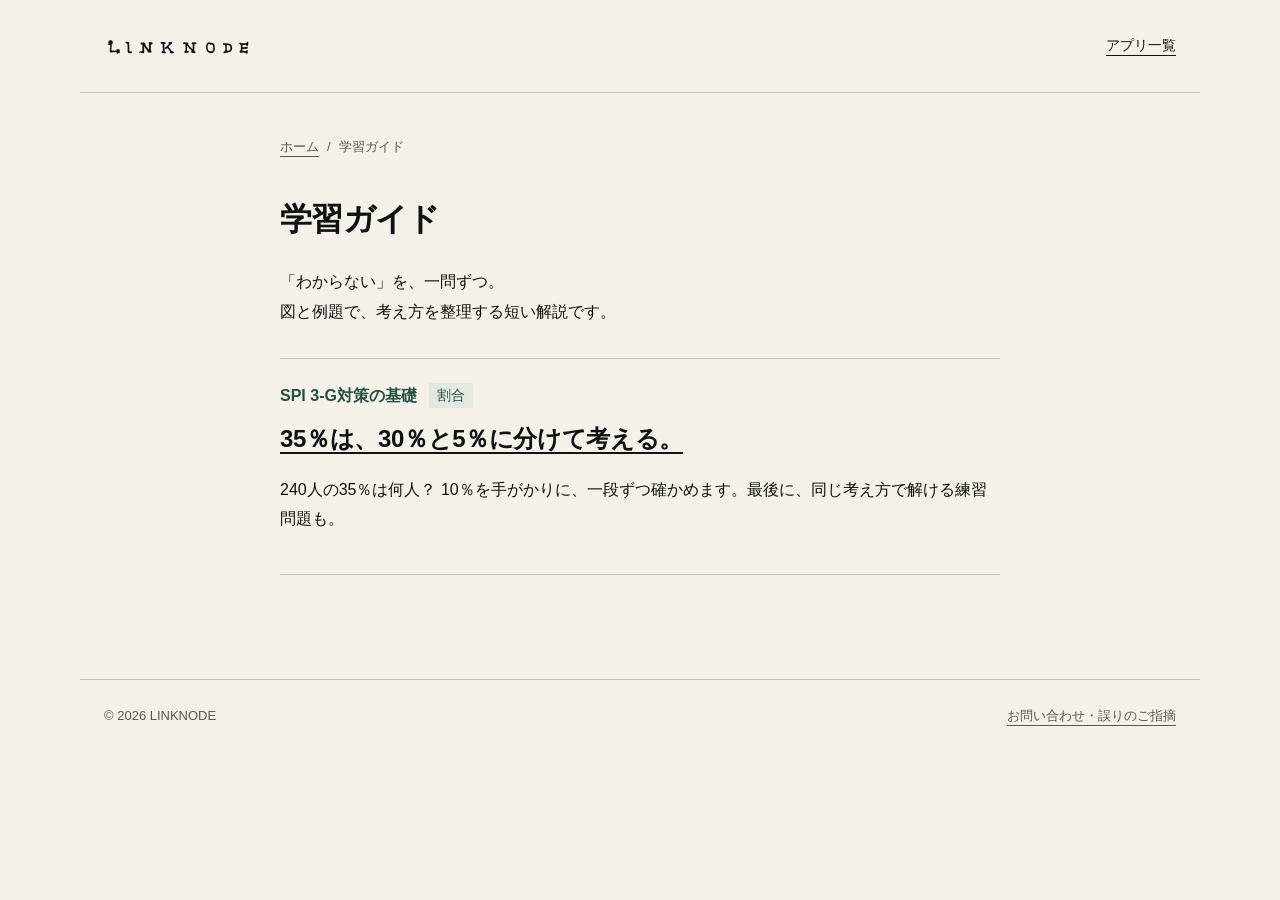
<file: guides/index.html>
<!DOCTYPE html>
<html lang="ja">
<head>
  <meta charset="utf-8">
  <meta name="viewport" content="width=device-width, initial-scale=1">
  <meta name="theme-color" content="#f4f1e9">
  <title>学習ガイド｜図と例題で考え方を整理する — LINKNODE</title>
  <meta name="description" content="SPI 3-G対策の基礎を、図と例題で一問ずつ。割合の考え方など、学びのつまずきを整理するLINKNODEの学習ガイド。">
  <link rel="canonical" href="https://linknode.dev/guides/">
  <link rel="stylesheet" href="/guides/guide.css">
</head>
<body>
  <a class="skip" href="#main">本文へ</a>
  <header class="header"><a class="brand" href="/" aria-label="LINKNODE ホームへ"><img src="/assets/linknode-wordmark.svg" width="935" height="126" alt="LINKNODE"></a><nav aria-label="メインナビゲーション"><a href="/#services">アプリ一覧</a></nav></header>
  <main id="main">
    <nav class="breadcrumb" aria-label="パンくず"><a href="/">ホーム</a><span aria-hidden="true">/</span><span aria-current="page">学習ガイド</span></nav>
    <h1>学習ガイド</h1>
    <p class="lead">「わからない」を、一問ずつ。<br>図と例題で、考え方を整理する短い解説です。</p>
    <article class="article-card">
      <p class="guide-category"><span>SPI 3-G対策の基礎</span><span class="topic-tag">割合</span></p>
      <h2><a href="/guides/spi-percentage/">35％は、30％と5％に分けて考える。</a></h2>
      <p>240人の35％は何人？ 10％を手がかりに、一段ずつ確かめます。最後に、同じ考え方で解ける練習問題も。</p>
    </article>
  </main>
  <footer><span>© 2026 LINKNODE</span><a href="mailto:support@linknode.dev">お問い合わせ・誤りのご指摘</a></footer>
</body>
</html>
</file>
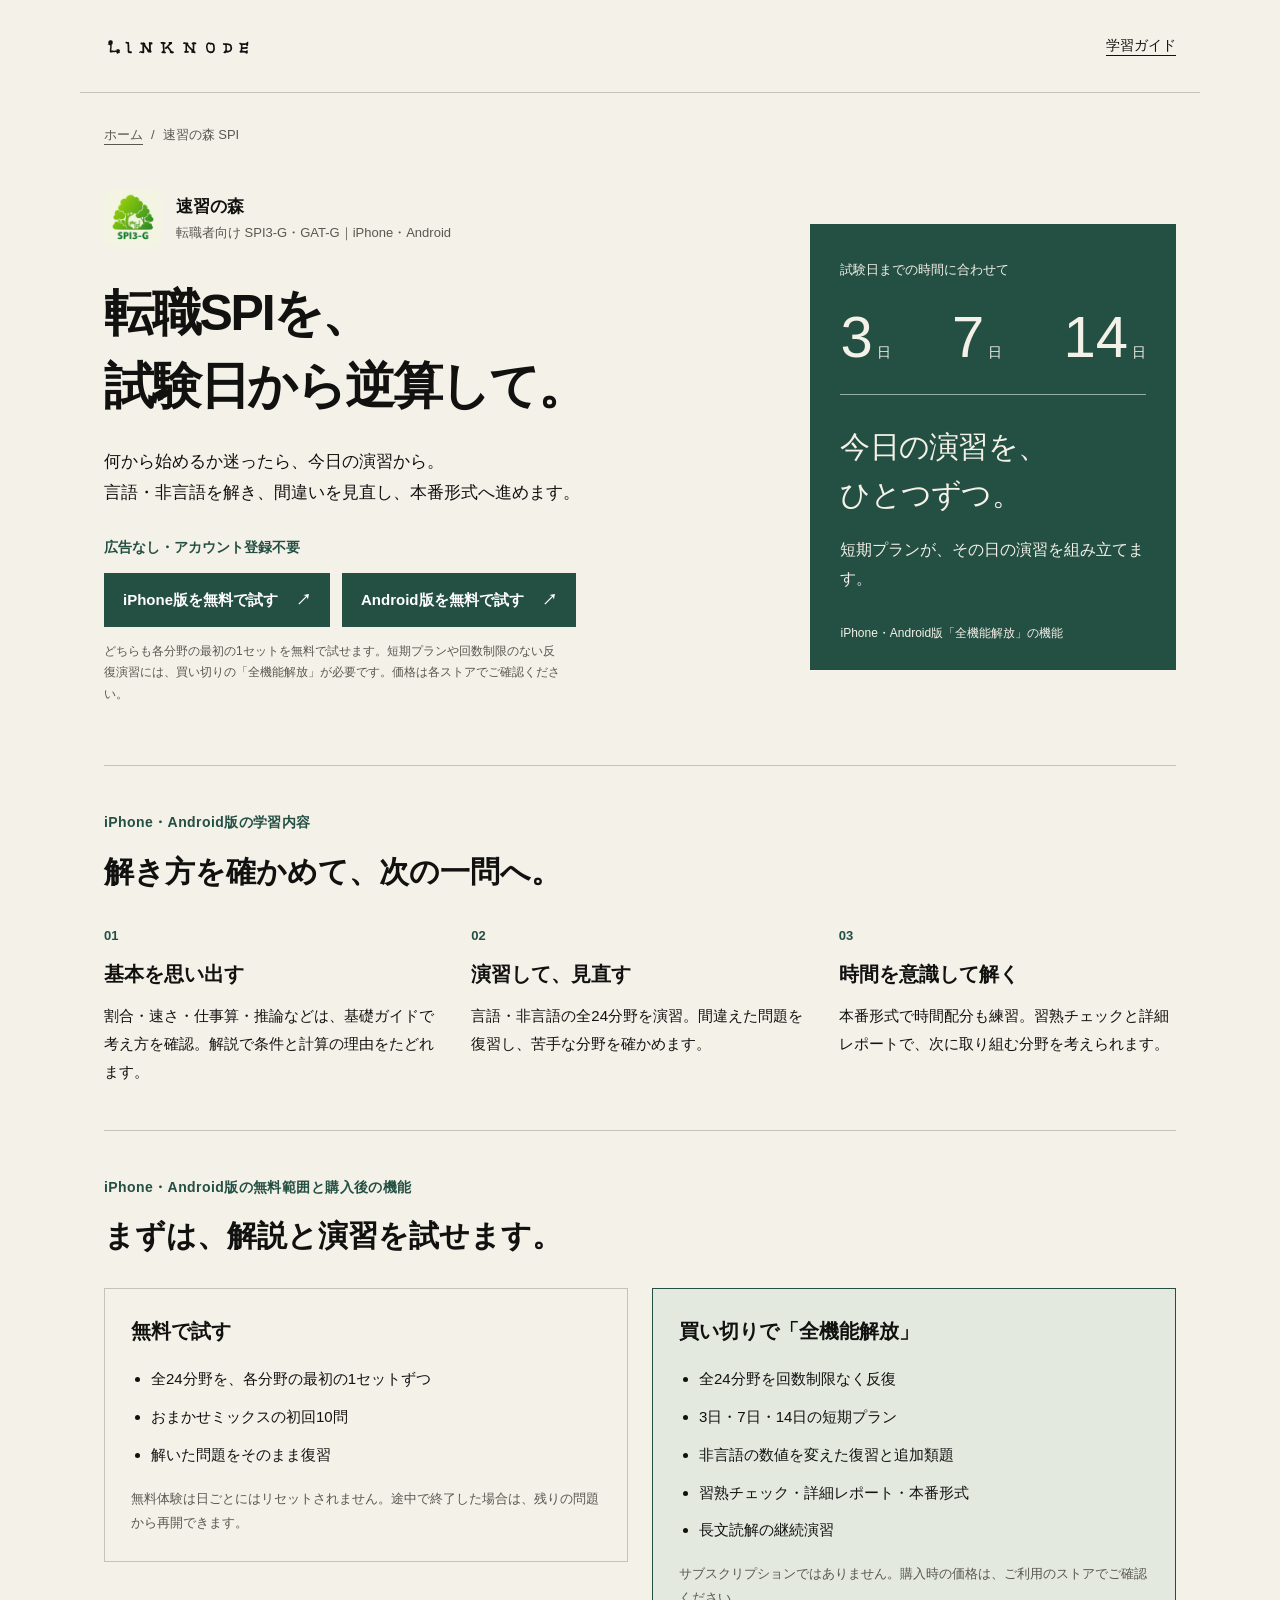
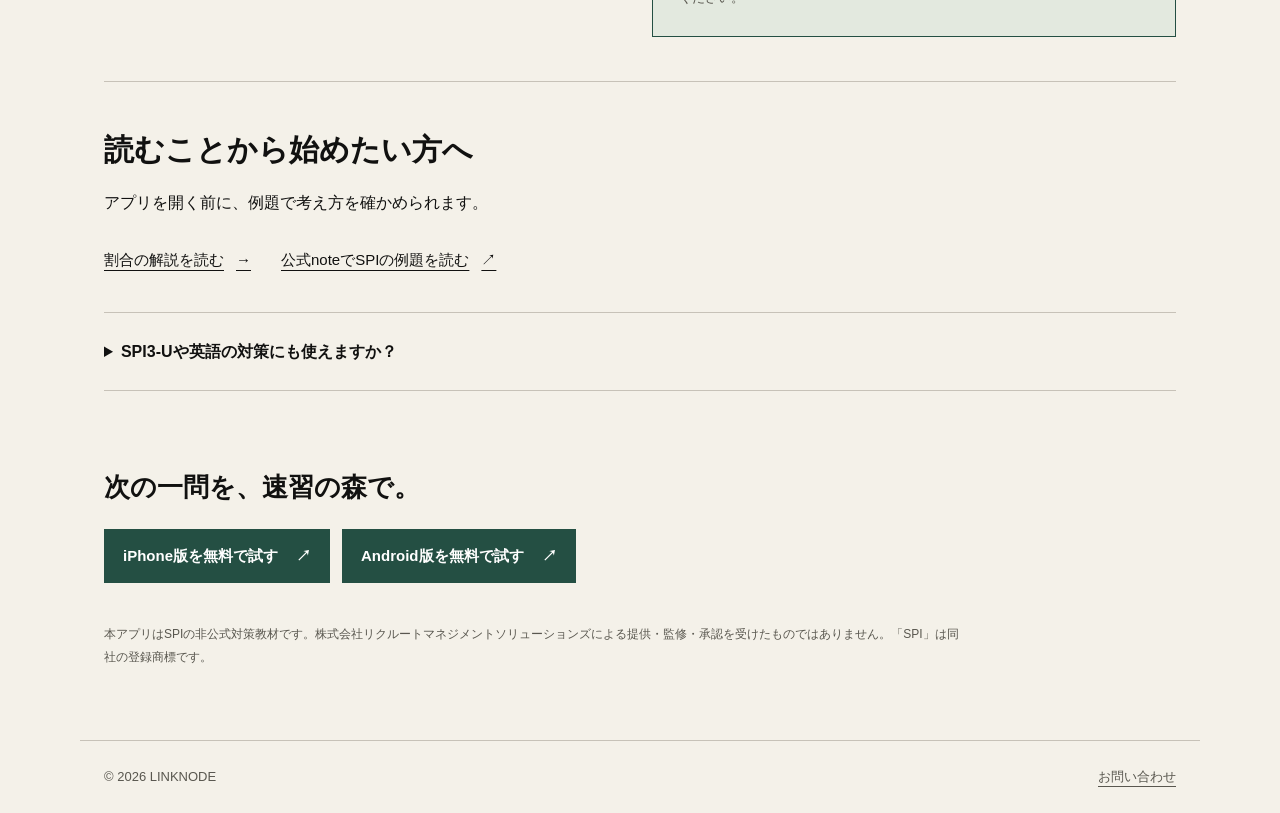
<file: spi3/index.html>
<!DOCTYPE html>
<html lang="ja">
<head>
  <meta charset="utf-8">
  <meta name="viewport" content="width=device-width, initial-scale=1">
  <meta name="theme-color" content="#f4f1e9">
  <title>転職SPI3-G対策アプリ｜速習の森【iPhone・Android】 — LINKNODE</title>
  <meta name="description" content="iPhone・Androidで使える転職者向けSPI3-G・GAT-G対策アプリ「速習の森」。言語・非言語の全24分野を最初の1セットずつ無料体験。買い切りの全機能解放では、3・7・14日の短期プランと反復演習を利用できます。">
  <link rel="canonical" href="https://linknode.dev/spi3/">
  <meta property="og:type" content="website">
  <meta property="og:locale" content="ja_JP">
  <meta property="og:site_name" content="LINKNODE">
  <meta property="og:title" content="SPI3対策｜速習の森 — 転職SPIを、試験日から逆算して。">
  <meta property="og:description" content="転職者向けSPI3-Gの言語・非言語を、一問ずつ。短期プラン、基礎ガイド、演習と復習で学習を進めます。無料で試せる範囲と購入後の機能をご案内。">
  <meta property="og:url" content="https://linknode.dev/spi3/">
  <meta property="og:image" content="https://linknode.dev/assets/apps/spi-3g.jpg">
  <meta property="og:image:alt" content="速習の森 SPIのアプリアイコン">
  <meta name="twitter:card" content="summary">
  <link rel="stylesheet" href="/guides/guide.css">
  <link rel="stylesheet" href="/spi3/spi3.css">
  <script type="application/ld+json">
    {
      "@context": "https://schema.org",
      "@graph": [
        {
          "@type": "Organization",
          "@id": "https://linknode.dev/#organization",
          "name": "LINKNODE",
          "url": "https://linknode.dev/"
        },
        {
          "@type": "WebPage",
          "@id": "https://linknode.dev/spi3/#webpage",
          "url": "https://linknode.dev/spi3/",
          "name": "SPI3対策｜速習の森 — 転職者向けSPI3-G対策アプリ",
          "description": "SPI3-G・GAT-G対策アプリの学習内容、無料範囲、購入後の機能をご案内します。",
          "inLanguage": "ja",
          "publisher": { "@id": "https://linknode.dev/#organization" }
        }
      ]
    }
  </script>
</head>
<body>
  <a class="skip" href="#main">本文へ</a>
  <header class="header">
    <a class="brand" href="/" aria-label="LINKNODE ホームへ"><img src="/assets/linknode-wordmark.svg" width="935" height="126" alt="LINKNODE"></a>
    <nav aria-label="メインナビゲーション"><a href="/guides/">学習ガイド</a></nav>
  </header>
  <main id="main" class="product-main">
    <nav class="breadcrumb" aria-label="パンくず"><a href="/">ホーム</a><span aria-hidden="true">/</span><span aria-current="page">速習の森 SPI</span></nav>

    <section class="product-hero" aria-labelledby="hero-title">
      <div class="hero-copy">
        <div class="app-identity">
          <img class="app-icon" src="/assets/apps/spi-3g.jpg" width="256" height="256" alt="">
          <p>速習の森<span>転職者向け SPI3-G・GAT-G｜iPhone・Android</span></p>
        </div>
        <h1 id="hero-title">転職SPIを、<br>試験日から逆算して。</h1>
        <p class="hero-lead">何から始めるか迷ったら、今日の演習から。<br>言語・非言語を解き、間違いを見直し、本番形式へ進めます。</p>
        <p class="quiet-benefits">広告なし・アカウント登録不要</p>
        <div class="store-actions" aria-label="アプリをストアで見る">
          <a class="button" href="https://apps.apple.com/jp/app/id6796754229">iPhone版を無料で試す <span aria-hidden="true">↗</span></a>
          <a class="button" href="https://play.google.com/store/apps/details?id=dev.linknode.spig&amp;utm_source=linknode_site_spi3&amp;utm_medium=website&amp;utm_campaign=spi_android_20261105&amp;referrer=utm_source%3Dlinknode_site_spi3%26utm_medium%3Dwebsite%26utm_campaign%3Dspi_android_20261105">Android版を無料で試す <span aria-hidden="true">↗</span></a>
        </div>
        <p class="store-note">どちらも各分野の最初の1セットを無料で試せます。短期プランや回数制限のない反復演習には、買い切りの「全機能解放」が必要です。価格は各ストアでご確認ください。</p>
      </div>
      <aside class="plan-card" aria-label="買い切りの全機能解放で利用できる短期プラン">
        <p class="plan-label">試験日までの時間に合わせて</p>
        <p class="plan-days"><span>3<small>日</small></span><span>7<small>日</small></span><span>14<small>日</small></span></p>
        <p class="plan-message">今日の演習を、<br>ひとつずつ。</p>
        <p>短期プランが、その日の演習を組み立てます。</p>
        <p class="plan-note">iPhone・Android版「全機能解放」の機能</p>
      </aside>
    </section>

    <section class="product-section" aria-labelledby="study-title">
      <p class="eyebrow">iPhone・Android版の学習内容</p>
      <h2 id="study-title">解き方を確かめて、次の一問へ。</h2>
      <div class="study-grid">
        <article class="study-item">
          <p class="step-number" aria-hidden="true">01</p>
          <h3>基本を思い出す</h3>
          <p>割合・速さ・仕事算・推論などは、基礎ガイドで考え方を確認。解説で条件と計算の理由をたどれます。</p>
        </article>
        <article class="study-item">
          <p class="step-number" aria-hidden="true">02</p>
          <h3>演習して、見直す</h3>
          <p>言語・非言語の全24分野を演習。間違えた問題を復習し、苦手な分野を確かめます。</p>
        </article>
        <article class="study-item">
          <p class="step-number" aria-hidden="true">03</p>
          <h3>時間を意識して解く</h3>
          <p>本番形式で時間配分も練習。習熟チェックと詳細レポートで、次に取り組む分野を考えられます。</p>
        </article>
      </div>
    </section>

    <section class="product-section" aria-labelledby="features-title">
      <p class="eyebrow">iPhone・Android版の無料範囲と購入後の機能</p>
      <h2 id="features-title">まずは、解説と演習を試せます。</h2>
      <div class="access-grid">
        <article class="access-card" aria-labelledby="free-title">
          <h3 id="free-title">無料で試す</h3>
          <ul>
            <li>全24分野を、各分野の最初の1セットずつ</li>
            <li>おまかせミックスの初回10問</li>
            <li>解いた問題をそのまま復習</li>
          </ul>
          <p class="note">無料体験は日ごとにはリセットされません。途中で終了した場合は、残りの問題から再開できます。</p>
        </article>
        <article class="access-card access-card-paid" aria-labelledby="paid-title">
          <h3 id="paid-title">買い切りで「全機能解放」</h3>
          <ul>
            <li>全24分野を回数制限なく反復</li>
            <li>3日・7日・14日の短期プラン</li>
            <li>非言語の数値を変えた復習と追加類題</li>
            <li>習熟チェック・詳細レポート・本番形式</li>
            <li>長文読解の継続演習</li>
          </ul>
          <p class="note">サブスクリプションではありません。購入時の価格は、ご利用のストアでご確認ください。</p>
        </article>
      </div>
    </section>

    <section class="product-section product-resources" aria-labelledby="resources-title">
      <h2 id="resources-title">読むことから始めたい方へ</h2>
      <p>アプリを開く前に、例題で考え方を確かめられます。</p>
      <div class="resource-links">
        <a href="/guides/spi-percentage/">割合の解説を読む <span aria-hidden="true">→</span></a>
        <a href="https://note.com/spi3_forest">公式noteでSPIの例題を読む <span aria-hidden="true">↗</span></a>
      </div>
      <details>
        <summary>SPI3-Uや英語の対策にも使えますか？</summary>
        <p>Android版は、転職者向けSPI3-G・GAT-Gの言語・非言語に対応し、SPI3-U・英語検査は対象外です。iPhone版の最新の対応範囲は、App Storeの掲載内容をご確認ください。</p>
      </details>
    </section>

    <section class="last-step" aria-labelledby="start-title">
      <h2 id="start-title">次の一問を、速習の森で。</h2>
      <div class="store-actions" aria-label="アプリの無料範囲をストアで確認する">
        <a class="button" href="https://apps.apple.com/jp/app/id6796754229">iPhone版を無料で試す <span aria-hidden="true">↗</span></a>
        <a class="button" href="https://play.google.com/store/apps/details?id=dev.linknode.spig&amp;utm_source=linknode_site_spi3&amp;utm_medium=website&amp;utm_campaign=spi_android_20261105&amp;referrer=utm_source%3Dlinknode_site_spi3%26utm_medium%3Dwebsite%26utm_campaign%3Dspi_android_20261105">Android版を無料で試す <span aria-hidden="true">↗</span></a>
      </div>
    </section>
    <p class="legal-note">本アプリはSPIの非公式対策教材です。株式会社リクルートマネジメントソリューションズによる提供・監修・承認を受けたものではありません。「SPI」は同社の登録商標です。</p>
  </main>
  <footer><span>© 2026 LINKNODE</span><a href="mailto:support@linknode.dev">お問い合わせ</a></footer>
</body>
</html>
</file>
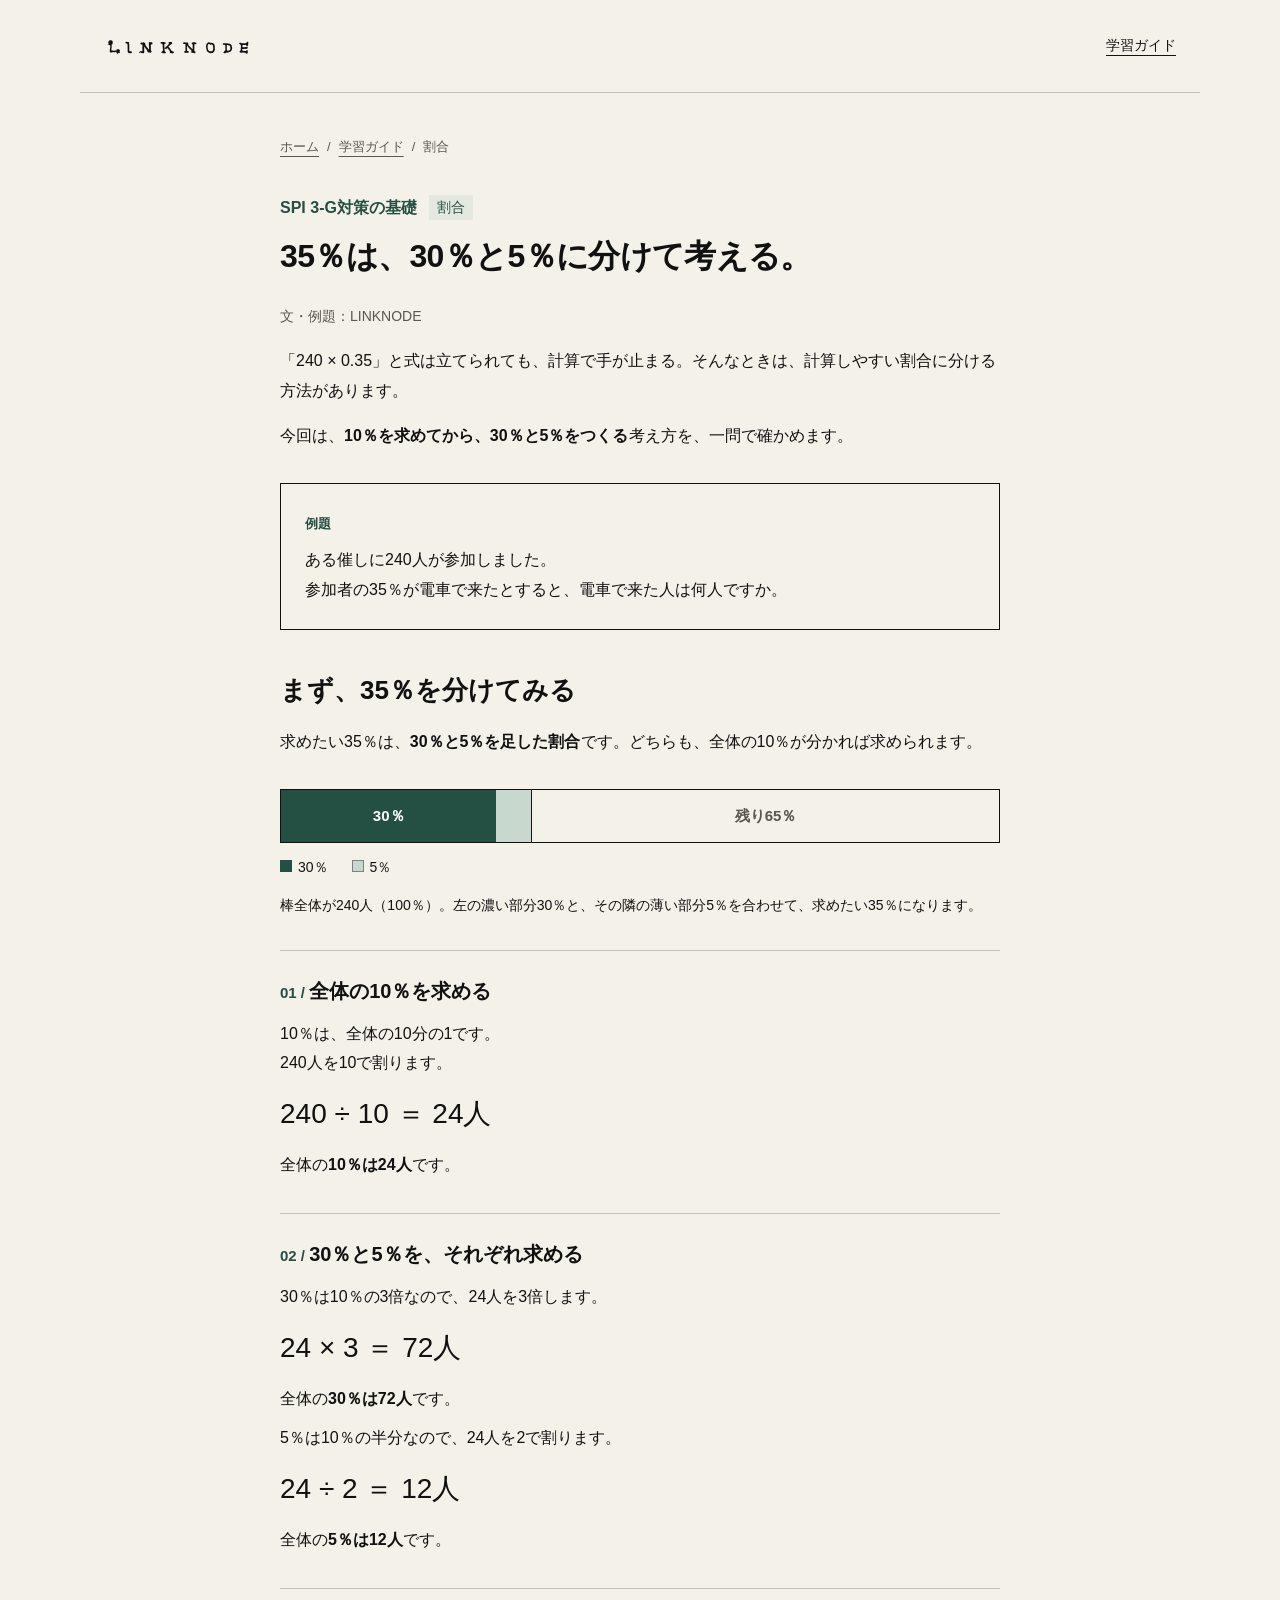
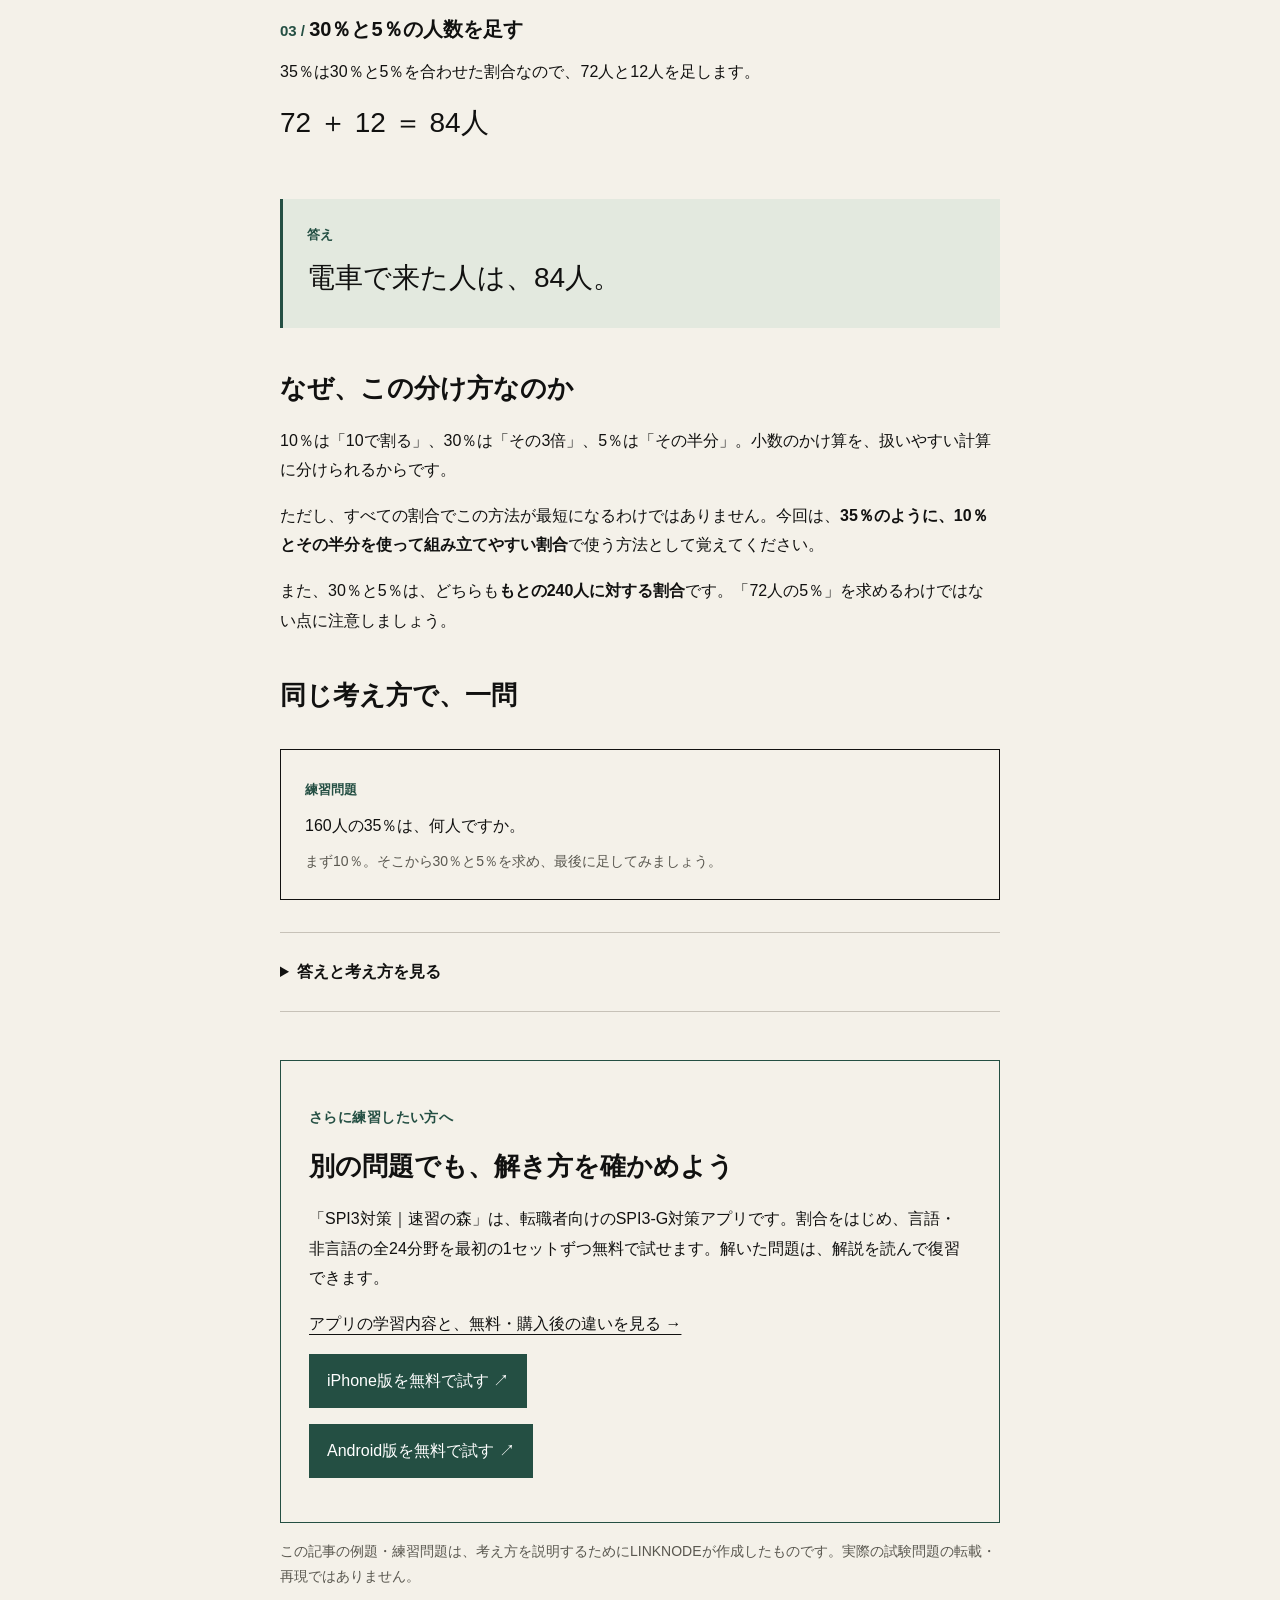
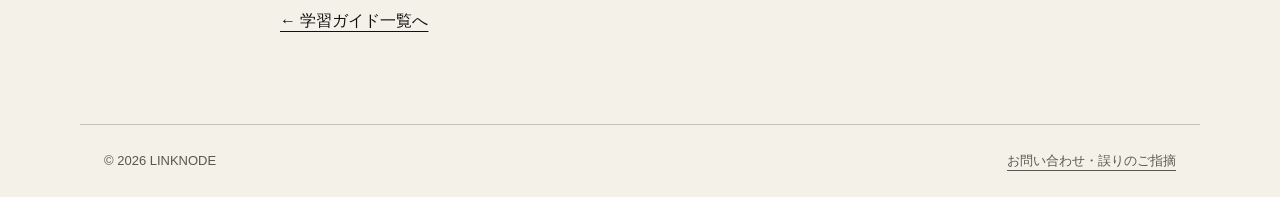
<file: guides/spi-percentage/index.html>
<!DOCTYPE html>
<html lang="ja">
<head>
  <meta charset="utf-8">
  <meta name="viewport" content="width=device-width, initial-scale=1">
  <meta name="theme-color" content="#f4f1e9">
  <title>SPIの割合問題｜35％を30％と5％に分けて考える — LINKNODE</title>
  <meta name="description" content="240人の35％は何人？ 10％を求め、30％と5％に分けて計算する方法を、図と例題で一段ずつ解説。答えを自分で確かめられる練習問題付き。">
  <link rel="canonical" href="https://linknode.dev/guides/spi-percentage/">
  <link rel="stylesheet" href="/guides/guide.css">
</head>
<body>
  <a class="skip" href="#main">本文へ</a>
  <header class="header"><a class="brand" href="/" aria-label="LINKNODE ホームへ"><img src="/assets/linknode-wordmark.svg" width="935" height="126" alt="LINKNODE"></a><nav aria-label="メインナビゲーション"><a href="/guides/">学習ガイド</a></nav></header>
  <main id="main">
    <nav class="breadcrumb" aria-label="パンくず"><a href="/">ホーム</a><span aria-hidden="true">/</span><a href="/guides/">学習ガイド</a><span aria-hidden="true">/</span><span aria-current="page">割合</span></nav>
    <article>
      <p class="guide-category"><span>SPI 3-G対策の基礎</span><span class="topic-tag">割合</span></p>
      <h1>35％は、30％と5％に分けて考える。</h1>
      <p class="meta">文・例題：LINKNODE</p>
      <p class="lead">「240 × 0.35」と式は立てられても、計算で手が止まる。そんなときは、計算しやすい割合に分ける方法があります。</p>
      <p>今回は、<strong>10％を求めてから、30％と5％をつくる</strong>考え方を、一問で確かめます。</p>
      <aside class="problem" aria-label="例題">
        <span class="label">例題</span>
        <p>ある催しに240人が参加しました。<br>参加者の35％が電車で来たとすると、電車で来た人は何人ですか。</p>
      </aside>
      <h2>まず、35％を分けてみる</h2>
      <p>求めたい35％は、<strong>30％と5％を足した割合</strong>です。どちらも、全体の10％が分かれば求められます。</p>
      <figure aria-label="全体240人を100％とした図。求めたい35％を30％と5％に分け、残りは65％。">
        <div class="bar" aria-hidden="true"><span class="thirty">30％</span><span class="five"></span><span class="rest">残り65％</span></div>
        <div class="legend" aria-hidden="true"><span><i class="swatch"></i>30％</span><span><i class="swatch light"></i>5％</span></div>
        <figcaption>棒全体が240人（100％）。左の濃い部分30％と、その隣の薄い部分5％を合わせて、求めたい35％になります。</figcaption>
      </figure>
      <ol class="steps">
        <li>
          <h3>全体の10％を求める</h3>
          <p>10％は、全体の10分の1です。<br>240人を10で割ります。</p>
          <p class="equation">240 ÷ 10 ＝ 24人</p>
          <p>全体の<strong>10％は24人</strong>です。</p>
        </li>
        <li>
          <h3>30％と5％を、それぞれ求める</h3>
          <p>30％は10％の3倍なので、24人を3倍します。</p>
          <p class="equation">24 × 3 ＝ 72人</p>
          <p>全体の<strong>30％は72人</strong>です。</p>
          <p>5％は10％の半分なので、24人を2で割ります。</p>
          <p class="equation">24 ÷ 2 ＝ 12人</p>
          <p>全体の<strong>5％は12人</strong>です。</p>
        </li>
        <li>
          <h3>30％と5％の人数を足す</h3>
          <p>35％は30％と5％を合わせた割合なので、72人と12人を足します。</p>
          <p class="equation">72 ＋ 12 ＝ 84人</p>
        </li>
      </ol>
      <div class="answer"><span class="label">答え</span><p class="equation">電車で来た人は、84人。</p></div>
      <h2>なぜ、この分け方なのか</h2>
      <p>10％は「10で割る」、30％は「その3倍」、5％は「その半分」。小数のかけ算を、扱いやすい計算に分けられるからです。</p>
      <p>ただし、すべての割合でこの方法が最短になるわけではありません。今回は、<strong>35％のように、10％とその半分を使って組み立てやすい割合</strong>で使う方法として覚えてください。</p>
      <p>また、30％と5％は、どちらも<strong>もとの240人に対する割合</strong>です。「72人の5％」を求めるわけではない点に注意しましょう。</p>
      <h2>同じ考え方で、一問</h2>
      <aside class="problem" aria-label="練習問題"><span class="label">練習問題</span><p>160人の35％は、何人ですか。</p><p class="note">まず10％。そこから30％と5％を求め、最後に足してみましょう。</p></aside>
      <details>
        <summary>答えと考え方を見る</summary>
        <p><strong>答えは56人です。</strong></p>
        <p>10％は、160人の10分の1。<br><span class="fraction">160 ÷ 10 ＝ 16人</span></p>
        <p>30％は、その3倍。<br><span class="fraction">16 × 3 ＝ 48人</span></p>
        <p>5％は、10％の半分。<br><span class="fraction">16 ÷ 2 ＝ 8人</span></p>
        <p>30％と5％の人数を足します。<br><span class="fraction">48 ＋ 8 ＝ 56人</span></p>
      </details>
      <aside class="cta" aria-labelledby="app-title">
        <p class="eyebrow">さらに練習したい方へ</p>
        <h2 id="app-title">別の問題でも、解き方を確かめよう</h2>
        <p>「SPI3対策｜速習の森」は、転職者向けのSPI3-G対策アプリです。割合をはじめ、言語・非言語の全24分野を最初の1セットずつ無料で試せます。解いた問題は、解説を読んで復習できます。</p>
        <p><a href="/spi3/">アプリの学習内容と、無料・購入後の違いを見る →</a></p>
        <p><a class="button" href="https://apps.apple.com/jp/app/id6796754229">iPhone版を無料で試す ↗</a></p>
        <p><a class="button" href="https://play.google.com/store/apps/details?id=dev.linknode.spig&amp;utm_source=linknode_site_guide&amp;utm_medium=website&amp;utm_campaign=spi_android_20261105&amp;referrer=utm_source%3Dlinknode_site_guide%26utm_medium%3Dwebsite%26utm_campaign%3Dspi_android_20261105">Android版を無料で試す ↗</a></p>
      </aside>
      <p class="note">この記事の例題・練習問題は、考え方を説明するためにLINKNODEが作成したものです。実際の試験問題の転載・再現ではありません。</p>
      <p><a href="/guides/">← 学習ガイド一覧へ</a></p>
    </article>
  </main>
  <footer><span>© 2026 LINKNODE</span><a href="mailto:support@linknode.dev">お問い合わせ・誤りのご指摘</a></footer>
</body>
</html>
</file>
<file: guides/guide.css>
:root { color-scheme: light; --paper: #f4f1e9; --ink: #111110; --muted: #59574f; --line: #c7c2b8; --green: #244f43; }
* { box-sizing: border-box; }
html { background: var(--paper); scroll-padding-top: 24px; }
body { margin: 0; color: var(--ink); background: var(--paper); font-family: Helvetica, "Helvetica Neue", Arial, "Hiragino Sans", "Yu Gothic", sans-serif; font-size: 16px; line-height: 1.85; -webkit-font-smoothing: antialiased; }
a { color: inherit; text-underline-offset: 5px; }
a:hover { color: var(--green); }
:focus-visible { outline: 3px solid var(--green); outline-offset: 5px; }
.skip { position: absolute; left: 16px; top: -100px; padding: 8px; background: var(--paper); }
.skip:focus { top: 8px; }
.header { max-width: 1120px; margin: auto; padding: 24px; display: flex; align-items: center; justify-content: space-between; gap: 18px; border-bottom: 1px solid var(--line); }
.brand { display: flex; align-items: center; flex: none; width: 148px; max-width: 45%; min-height: 44px; text-decoration: none; }
.brand img { display: block; width: 100%; height: auto; }
.header nav { font-size: 14px; }
main { max-width: 768px; margin: auto; padding: 42px 24px 72px; }
.breadcrumb { display: flex; flex-wrap: wrap; gap: 8px; color: var(--muted); font-size: 13px; margin-bottom: 36px; }
.eyebrow { color: var(--green); font-size: 14px; letter-spacing: .03em; font-weight: 600; }
.guide-category { display: flex; align-items: center; flex-wrap: wrap; gap: 8px 12px; margin: 0 0 12px; color: var(--green); font-size: 16px; font-weight: 600; line-height: 1.5; }
.topic-tag { padding: 2px 8px; background: #e3e9df; font-size: 14px; font-weight: 500; }
h1 { font-size: clamp(26px, 3vw, 32px); line-height: 1.5; letter-spacing: -.02em; margin: 0 0 24px; font-weight: 600; text-wrap: pretty; }
h2 { margin: 40px 0 16px; font-size: clamp(22px, 2.5vw, 26px); line-height: 1.6; font-weight: 600; }
h3 { font-size: 20px; line-height: 1.6; }
p { margin: 16px 0; }
.meta, .note { font-size: 14px; color: var(--muted); }
.lead { font-size: 16px; }
.problem { margin: 32px 0; padding: 24px; border: 1px solid var(--ink); }
.problem p { margin: 8px 0 0; }
.label { font-size: 13px; font-weight: 700; color: var(--green); }
.fraction { font-variant-numeric: tabular-nums; white-space: nowrap; }
figure { margin: 32px 0; }
.bar { display: flex; height: 54px; border: 1px solid var(--ink); }
.bar span { display: flex; align-items: center; justify-content: center; font-size: 15px; font-weight: 700; }
.bar .thirty { width: 30%; background: var(--green); color: white; }
.bar .five { width: 5%; background: #c8d8ce; border-right: 1px solid var(--ink); }
.bar .rest { width: 65%; color: var(--muted); }
figcaption { margin-top: 12px; font-size: 14px; line-height: 1.8; }
.legend { display: flex; flex-wrap: wrap; gap: 8px 24px; font-size: 14px; margin-top: 12px; }
.swatch { display: inline-block; width: 12px; height: 12px; margin-right: 6px; background: var(--green); }
.swatch.light { background: #c8d8ce; border: 1px solid #77867c; }
.steps { padding: 0; list-style: none; counter-reset: step; }
.steps > li { counter-increment: step; border-top: 1px solid var(--line); padding: 24px 0; }
.steps h3 { margin: 0 0 12px; }
.steps h3::before { content: counter(step, decimal-leading-zero) " / "; color: var(--green); font-size: 15px; }
.steps p { margin: 10px 0; }
.equation { font-size: clamp(21px, 4.5vw, 28px); font-variant-numeric: tabular-nums; font-weight: 500; }
.answer { background: #e3e9df; padding: 20px 24px; border-left: 3px solid var(--green); }
.answer p { margin: 4px 0; }
details { border-block: 1px solid var(--line); padding: 16px 0; margin: 20px 0; }
summary { cursor: pointer; padding: 8px 0; font-weight: 700; }
.cta { margin-top: 48px; padding: 28px; border: 1px solid var(--green); }
.cta h2 { margin-top: 0; }
.button { display: inline-block; background: var(--green); color: white; padding: 12px 18px; text-decoration: none; font-size: 16px; }
.button:hover { color: white; background: #173b30; }
.article-card { border-block: 1px solid var(--line); margin: 32px 0; padding: 24px 0; }
.article-card h2 { margin: 0 0 14px; font-size: clamp(20px, 2.2vw, 24px); line-height: 1.6; letter-spacing: -.015em; text-wrap: pretty; }
footer { border-top: 1px solid var(--line); padding: 24px; max-width: 1120px; margin: auto; font-size: 13px; color: var(--muted); display: flex; flex-wrap: wrap; justify-content: space-between; gap: 16px; }
@media (max-width: 380px) { main { padding-inline: 20px; } .problem, .cta { padding: 20px; } .header { padding: 20px; } }
</file>
<file: spi3/spi3.css>
.product-main { max-width: 1120px; padding-top: 30px; }
.product-main .breadcrumb { margin-bottom: 42px; }
.product-hero { display: grid; grid-template-columns: minmax(0, 1.45fr) minmax(0, .8fr); gap: 44px; align-items: center; padding-bottom: 60px; }
.hero-copy { min-width: 0; }
.app-identity { display: flex; align-items: center; gap: 14px; margin-bottom: 30px; }
.app-icon { width: 58px; height: 58px; border-radius: 13px; flex: none; }
.app-identity p { margin: 0; font-size: 17px; line-height: 1.5; font-weight: 600; }
.app-identity span { display: block; margin-top: 4px; color: var(--muted); font-size: 13px; font-weight: 400; }
.product-hero h1 { margin-bottom: 24px; font-size: clamp(32px, 4.5vw, 50px); line-height: 1.45; letter-spacing: -.045em; }
.hero-lead { max-width: 35em; font-size: 17px; }
.quiet-benefits { margin: 26px 0 12px; color: var(--green); font-size: 14px; font-weight: 600; }
.store-actions { display: flex; flex-wrap: wrap; gap: 12px; }
.store-actions .button { display: inline-flex; justify-content: center; align-items: center; gap: 18px; min-height: 50px; padding: 12px 18px; border: 1px solid var(--green); font-size: 15px; font-weight: 600; }
.store-actions .button-outline { color: var(--green); background: transparent; }
.store-actions .button-outline:hover { background: #e3e9df; }
.store-note { max-width: 38em; margin: 14px 0 0; color: var(--muted); font-size: 12px; line-height: 1.8; }
.plan-card { padding: 34px 30px 26px; color: #f4f1e9; background: var(--green); }
.plan-card p { margin: 0; }
.plan-card .plan-label { font-size: 13px; }
.plan-card .plan-days { display: flex; justify-content: space-between; gap: 12px; margin: 20px 0 28px; padding-bottom: 22px; border-bottom: 1px solid #93afa2; font-size: clamp(40px, 5vw, 58px); line-height: 1.2; font-weight: 400; font-variant-numeric: tabular-nums; }
.plan-days small { font-size: 14px; margin-left: 4px; }
.plan-card .plan-message { margin-bottom: 16px; font-size: 30px; font-weight: 500; line-height: 1.6; letter-spacing: -.025em; }
.plan-card .plan-note { margin-top: 28px; font-size: 12px; }
.product-section { padding: 44px 0; border-top: 1px solid var(--line); }
.product-section .eyebrow { margin: 0 0 12px; }
.product-section > h2 { margin: 0 0 28px; font-size: clamp(23px, 3vw, 30px); }
.study-grid { display: grid; grid-template-columns: repeat(3, minmax(0, 1fr)); gap: 30px; }
.study-item .step-number { margin: 0 0 10px; color: var(--green); font-size: 13px; font-weight: 600; }
.study-item h3 { margin: 0 0 12px; font-size: 20px; }
.study-item p { margin: 0; font-size: 15px; }
.access-grid { display: grid; grid-template-columns: repeat(2, minmax(0, 1fr)); gap: 24px; align-items: start; }
.access-card { padding: 26px; border: 1px solid var(--line); }
.access-card-paid { border-color: var(--green); background: #e3e9df; }
.access-card h3 { margin: 0 0 18px; font-size: 20px; }
.access-card ul { margin: 0; padding-left: 1.25em; }
.access-card li { margin: 10px 0; font-size: 15px; }
.access-card .note { margin: 18px 0 0; font-size: 13px; }
.product-resources > h2 { margin-bottom: 14px; }
.product-resources > p { margin-top: 0; }
.resource-links { display: flex; flex-wrap: wrap; gap: 12px 30px; margin: 20px 0 30px; }
.resource-links a { display: inline-flex; align-items: center; gap: 12px; min-height: 44px; font-size: 15px; }
.product-resources details { margin-bottom: 0; }
.product-resources details p { max-width: 48em; font-size: 15px; }
.last-step { padding: 32px 0 40px; }
.last-step h2 { margin: 0 0 20px; }
.legal-note { max-width: 72em; margin: 0; color: var(--muted); font-size: 12px; line-height: 1.9; }
.skip:focus { z-index: 2; }
@media (max-width: 760px) {
  .product-hero { grid-template-columns: minmax(0, 1fr); gap: 30px; padding-bottom: 40px; }
  .product-main .breadcrumb { margin-bottom: 28px; }
  .product-hero h1 { font-size: clamp(32px, 6vw, 42px); }
  .plan-card { padding: 24px; }
  .plan-card .plan-days { max-width: 330px; margin: 16px 0 22px; font-size: 46px; }
  .plan-card .plan-message { font-size: 25px; }
  .plan-card .plan-message br { display: none; }
  .plan-card .plan-note { margin-top: 18px; }
  .study-grid { grid-template-columns: minmax(0, 1fr); gap: 26px; }
  .study-item { padding-left: 32px; position: relative; }
  .study-item .step-number { position: absolute; left: 0; top: 4px; }
  .study-item h3 { margin-bottom: 8px; }
  .access-grid { grid-template-columns: minmax(0, 1fr); gap: 18px; }
  .product-section { padding-block: 34px; }
}
@media (max-width: 400px) {
  .app-identity p { font-size: 15px; }
  .app-identity span { font-size: 12px; }
  .app-icon { width: 50px; height: 50px; }
  .store-actions { flex-direction: column; align-items: stretch; }
  .store-actions .button { justify-content: space-between; }
  .access-card { padding: 22px; }
  .hero-lead br { display: none; }
}
</file>
